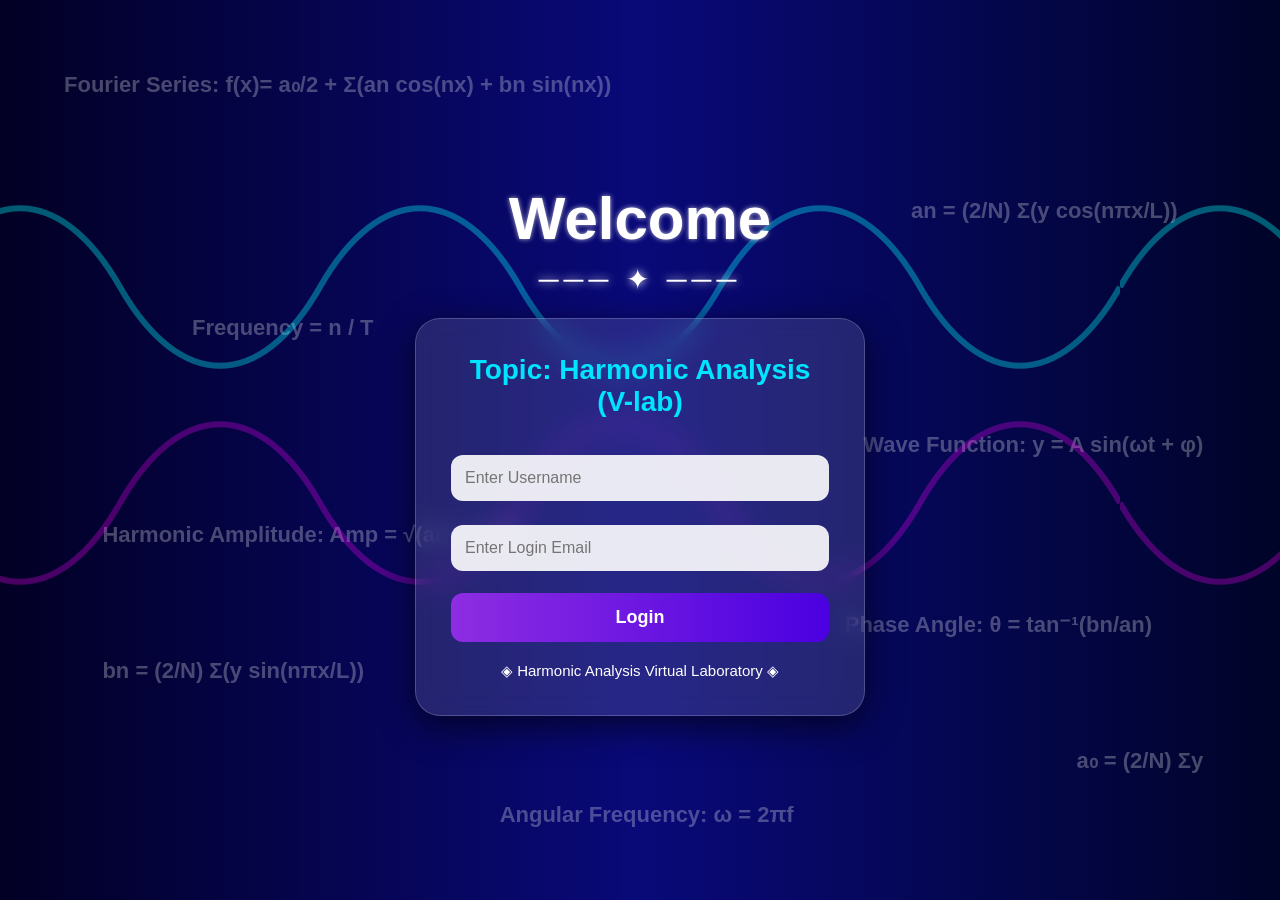
<file: index.html>
<!DOCTYPE html>
<html lang="en">
<head>
<meta charset="UTF-8">
<meta name="viewport" content="width=device-width, initial-scale=1.0">
<title>Harmonic Analysis Lab - V</title>

<style>

*{
    margin:0;
    padding:0;
    box-sizing:border-box;
}

body{
    height:100vh;
    overflow:hidden;
    font-family:Arial, sans-serif;
    display:flex;
    justify-content:center;
    align-items:center;
    background:linear-gradient(to right,#020024,#090979,#000428);
    position:relative;
}

/* Continuous Harmonic Waves */

.wave{
    position:absolute;
    width:300%;
    height:250px;
    background-repeat:repeat-x;
    opacity:0.35;
    z-index:1;
}

/* Upper Sin Wave */

.wave1{
    top:18%;

    background:
    url("data:image/svg+xml,%3Csvg xmlns='http://www.w3.org/2000/svg' width='2400' height='250' viewBox='0 0 2400 250'%3E%3Cpath d='M0 125 C60 20 140 20 200 125 S340 230 400 125 S540 20 600 125 S740 230 800 125 S940 20 1000 125 S1140 230 1200 125 S1340 20 1400 125 S1540 230 1600 125 S1740 20 1800 125 S1940 230 2000 125 S2140 20 2200 125 S2340 230 2400 125' stroke='%2300ffff' stroke-width='6' fill='none'/%3E%3C/svg%3E");

    animation:moveWave 10s linear infinite;
}

/* Lower Cos Wave */

.wave2{
    top:42%;

    background:
    url("data:image/svg+xml,%3Csvg xmlns='http://www.w3.org/2000/svg' width='2400' height='250' viewBox='0 0 2400 250'%3E%3Cpath d='M0 125 C60 230 140 230 200 125 S340 20 400 125 S540 230 600 125 S740 20 800 125 S940 230 1000 125 S1140 20 1200 125 S1340 230 1400 125 S1540 20 1600 125 S1740 230 1800 125 S1940 20 2000 125 S2140 230 2200 125 S2340 20 2400 125' stroke='%23ff00ff' stroke-width='6' fill='none'/%3E%3C/svg%3E");

    animation:moveWaveReverse 14s linear infinite;
    opacity:0.28;
}

/* Wave Animation */

@keyframes moveWave{

    from{
        transform:translateX(0);
    }

    to{
        transform:translateX(-1200px);
    }
}

@keyframes moveWaveReverse{

    from{
        transform:translateX(-1200px);
    }

    to{
        transform:translateX(0);
    }
}

/* Floating Harmonic Formulas */

.formula{
    position:absolute;
    color:rgba(255,255,255,0.28);
    font-size:22px;
    font-weight:bold;
    white-space:nowrap;
    animation:floatText 8s ease-in-out infinite;
}

/* Formula Positions */

.f1{
    top:8%;
    left:5%;
}

.f2{
    top:22%;
    right:8%;
}

.f3{
    bottom:24%;
    left:8%;
}

.f4{
    bottom:14%;
    right:6%;
}

.f5{
    top:58%;
    left:8%;
}

.f6{
    top:68%;
    right:10%;
}

.f7{
    top:35%;
    left:15%;
}

.f8{
    top:48%;
    right:6%;
}

.f9{
    bottom:8%;
    right:38%;
}

/* Formula Oscillation */

@keyframes floatText{

    0%{
        transform:translateX(0px);
    }

    25%{
        transform:translateX(20px);
    }

    50%{
        transform:translateX(0px);
    }

    75%{
        transform:translateX(-20px);
    }

    100%{
        transform:translateX(0px);
    }
}

/* Main Section */

.main-box{
    position:relative;
    z-index:5;
    display:flex;
    flex-direction:column;
    align-items:center;
}

/* Welcome Heading */

h1{
    color:white;
    font-size:60px;
    margin-bottom:10px;
    font-weight:bold;
    font-family:'Segoe UI', sans-serif;
    text-shadow:0 0 5px rgba(255,255,255,0.7);
}

/* Decorative Line */

.welcome-line{
    color:white;
    font-size:28px;
    margin-bottom:22px;
    letter-spacing:5px;
    text-shadow:0 0 10px white;
}

/* Login Container */

.container{
    width:450px;
    padding:35px;
    border-radius:25px;
    background:rgba(255,255,255,0.12);
    backdrop-filter:blur(14px);
    border:1px solid rgba(255,255,255,0.2);
    box-shadow:0 10px 35px rgba(0,0,0,0.6);
    text-align:center;
}

/* Topic */

h2{
    color:#00e5ff;
    font-size:28px;
    margin-bottom:25px;
}

/* Inputs */

input{
    width:100%;
    padding:14px;
    margin:12px 0;
    border:none;
    border-radius:12px;
    font-size:16px;
    outline:none;
    background:rgba(255,255,255,0.9);
}

/* Login Button */

button{
    width:100%;
    padding:14px;
    margin-top:10px;
    border:none;
    border-radius:12px;
    background:linear-gradient(to right,#8e2de2,#4a00e0);
    color:white;
    font-size:18px;
    cursor:pointer;
    transition:0.3s;
    font-weight:bold;
}

button:hover{
    transform:scale(1.05);
    box-shadow:0 0 20px #8e2de2;
}

/* Login Message */

#message{
    margin-top:18px;
    color:#00ff99;
    font-size:18px;
    font-weight:bold;
}

/* Footer */

.footer{
    margin-top:20px;
    color:white;
    font-size:15px;
}

</style>
</head>

<body>

<!-- Harmonic Waves -->

<div class="wave wave1"></div>
<div class="wave wave2"></div>

<!-- Floating Harmonic Analysis Formulas -->

<div class="formula f1">
    Fourier Series:
    f(x)= a₀/2 + Σ(an cos(nx) + bn sin(nx))
</div>

<div class="formula f2">
    an = (2/N) Σ(y cos(nπx/L))
</div>

<div class="formula f3">
    bn = (2/N) Σ(y sin(nπx/L))
</div>

<div class="formula f4">
    a₀ = (2/N) Σy
</div>

<div class="formula f5">
    Harmonic Amplitude:
    Amp = √(an² + bn²)
</div>

<div class="formula f6">
    Phase Angle:
    θ = tan⁻¹(bn/an)
</div>

<div class="formula f7">
    Frequency = n / T
</div>

<div class="formula f8">
    Wave Function:
    y = A sin(ωt + φ)
</div>

<div class="formula f9">
    Angular Frequency:
    ω = 2πf
</div>

<!-- Main Section -->

<div class="main-box">

    <h1>Welcome</h1>

    <div class="welcome-line">
        ─── ✦ ───
    </div>

    <!-- Login Container -->

    <div class="container">

        <h2>Topic: Harmonic Analysis (V-lab)</h2>

        <!-- FORM -->

        <form onsubmit="return loginUser()">

            <input type="text"
            id="username"
            placeholder="Enter Username"
            required>

            <input type="email"
            id="email"
            placeholder="Enter Login Email"
            required>

            <button type="submit">
                Login
            </button>

        </form>

        <p id="message"></p>

        <div class="footer">
            ◈ Harmonic Analysis Virtual Laboratory ◈
        </div>

    </div>

</div>

<script>

function loginUser(){

    let username =
    document.getElementById("username").value;

    document.getElementById("message").innerHTML =
    "✅ Welcome " + username;

    /* Move to Dashboard Page */

    setTimeout(function(){

        window.location.href = "dashboard.html";

    }, 1000);

    return false;
}

</script>
</body>
</html>
</file>
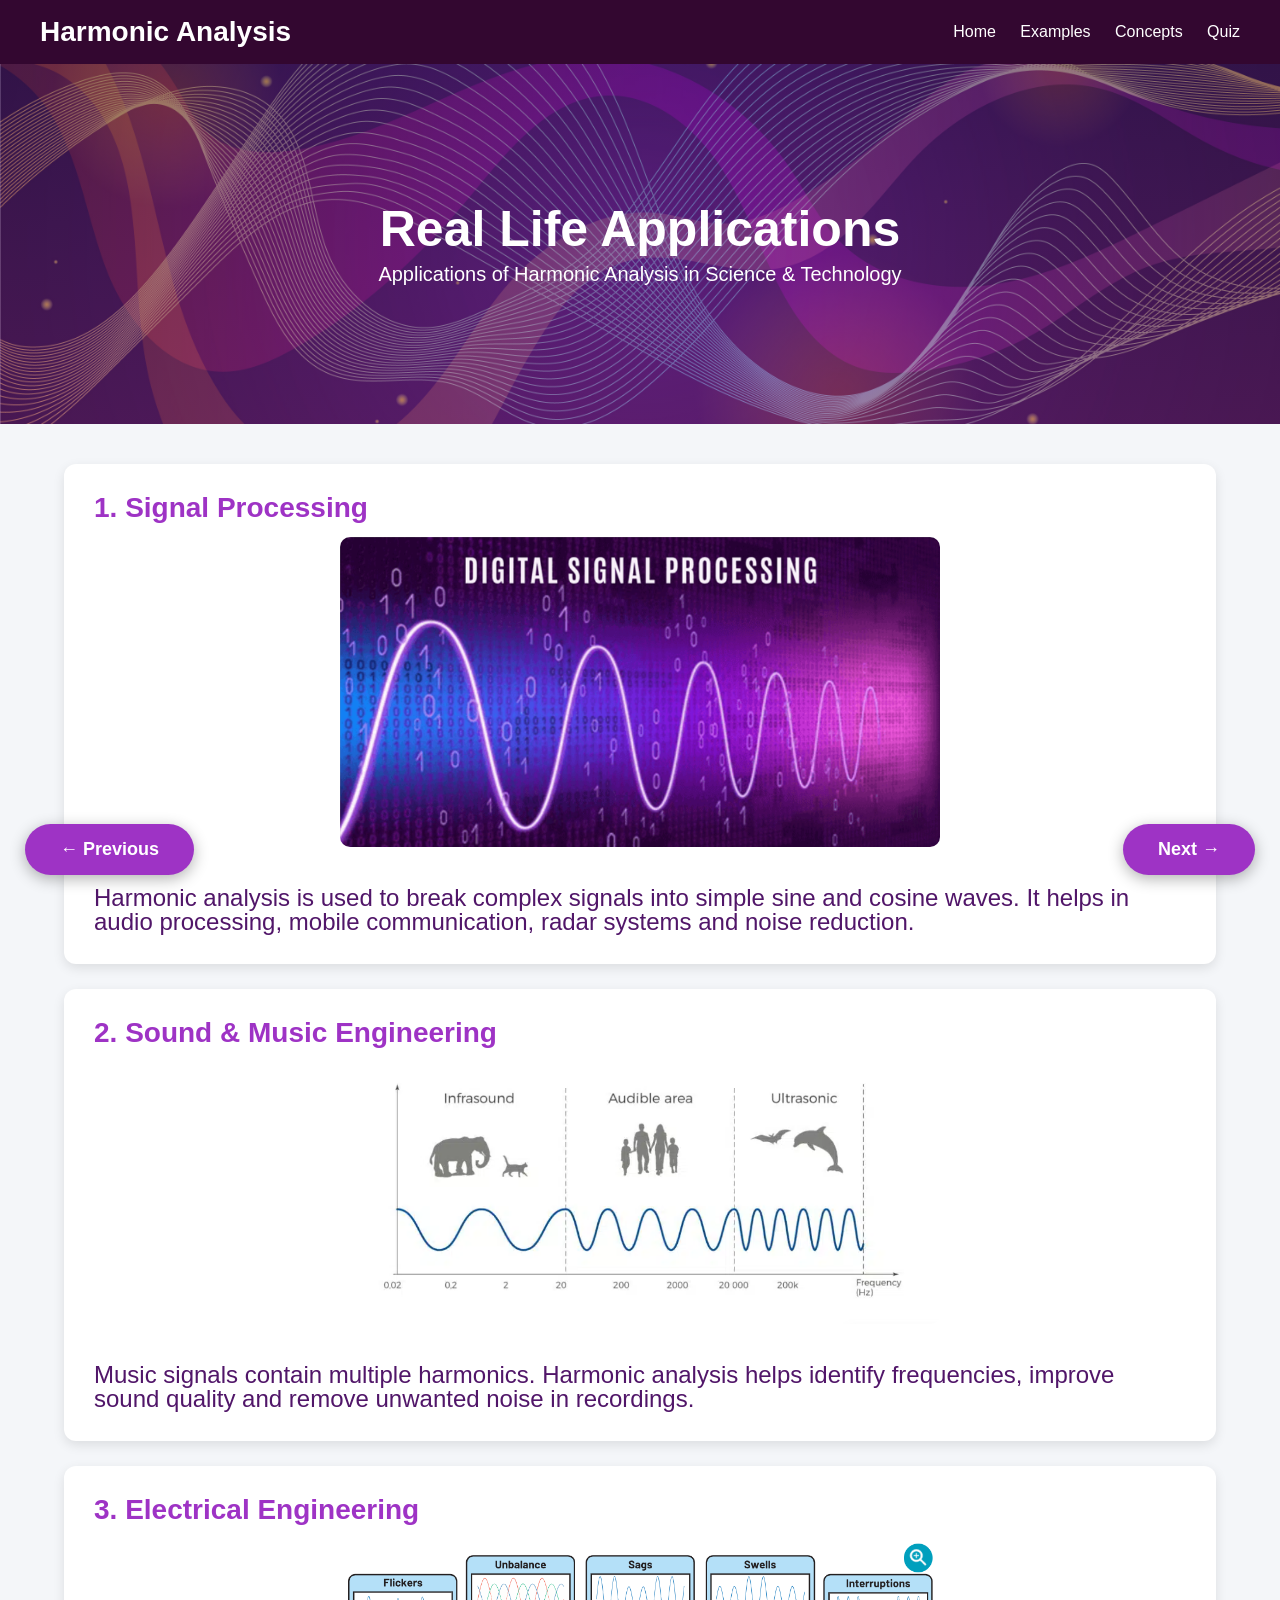
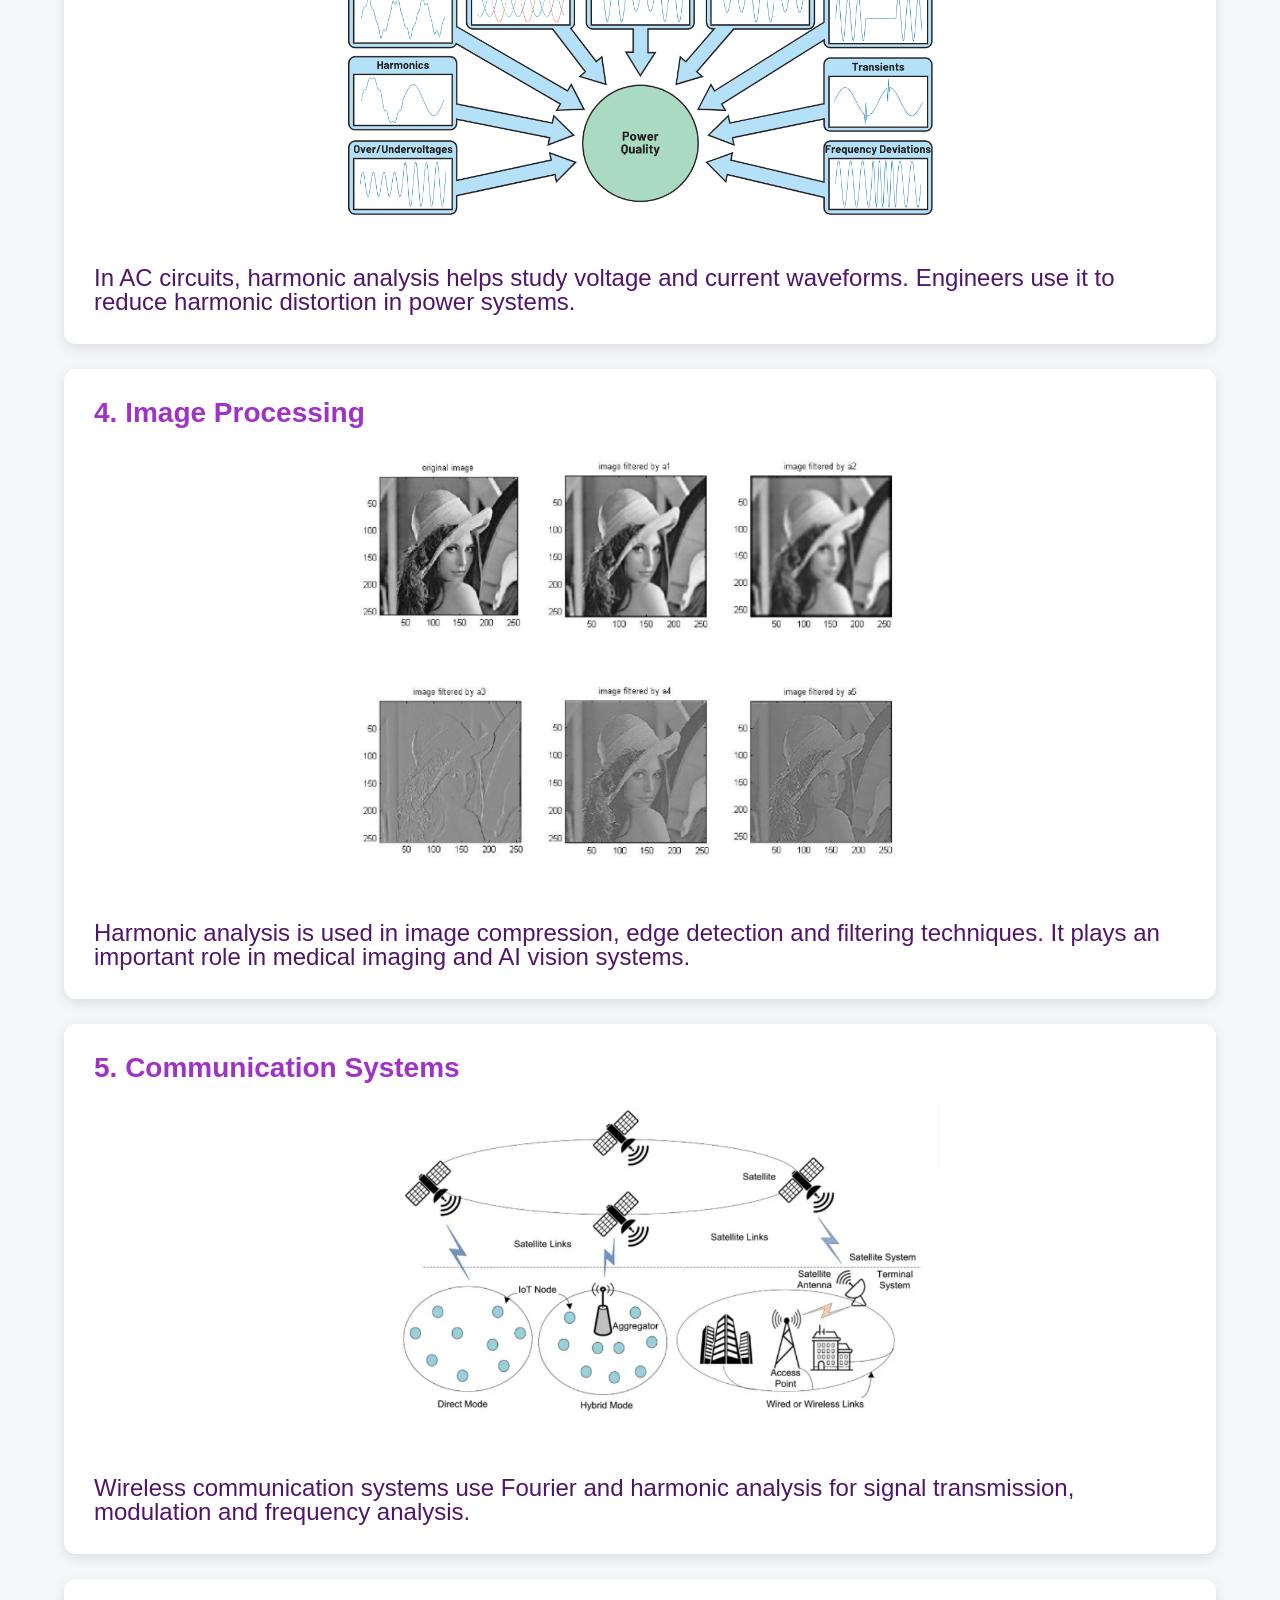
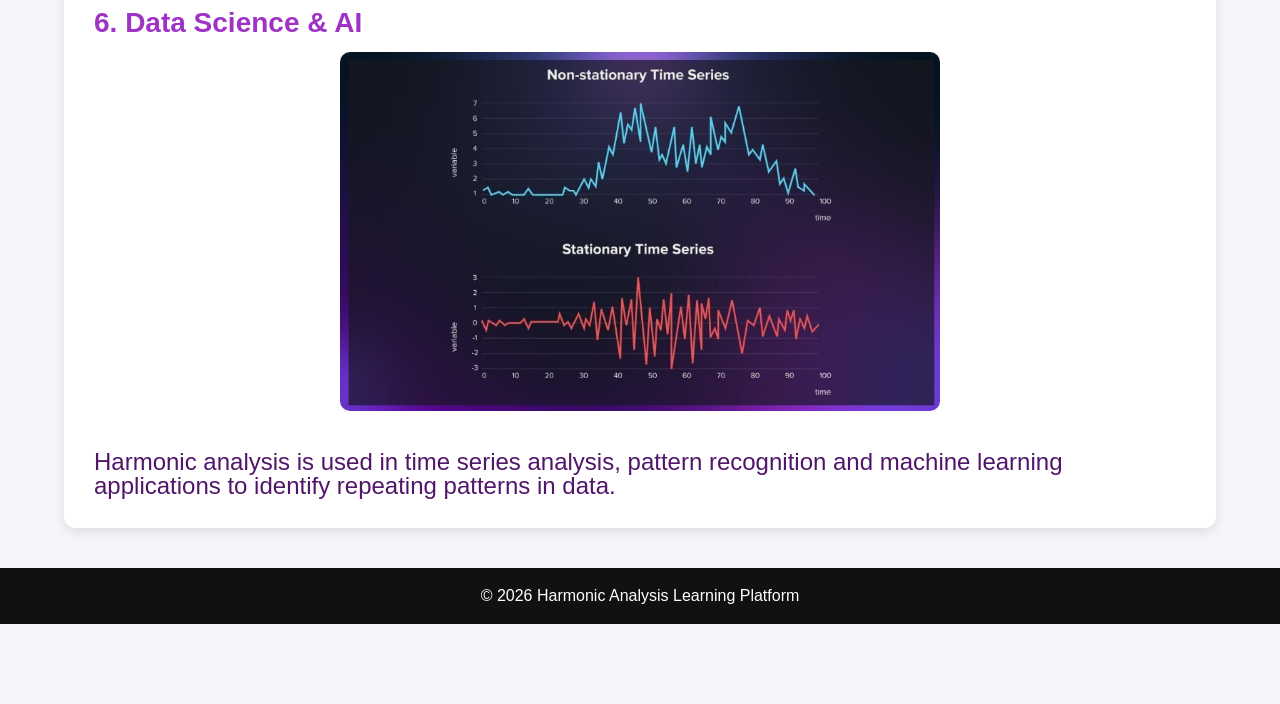
<file: applications.html>
<!DOCTYPE html>
<html lang="en">
<head>
    <meta charset="UTF-8"/>
    <meta name="viewport" content="width=device-width, initial-scale=1.0"/>
    <title>Real Life Applications</title>

    <style>
        /* --- YOUR ORIGINAL STYLES --- */
        *{
            margin:0;
            padding:0;
            box-sizing:border-box;
            font-family:Arial, Helvetica, sans-serif;
        }

        body{
            background:#f4f6f9;
            color:#511669;
            line-height:1.0;
        }

        .navbar{
            background:#330730;
            color:white;
            padding:18px 40px;
            display:flex;
            justify-content:space-between;
            align-items:center;
        }

        .navbar h1{
            font-size:28px;
        }

        .nav-links a{
            color:white;
            text-decoration:none;
            margin-left:20px;
        }

        .nav-links a:hover{
            color:orange;
        }

        .hero{
            background:linear-gradient(rgba(63, 17, 92, 0.5), rgba(110, 26, 114, 0.5)),
            url('3499066.jpg');
            background-size:cover;
            background-position:center;
            height:360px;
            display:flex;
            justify-content:center;
            align-items:center;
            text-align:center;
            color:white;
        }

        .hero h2{
            font-size:50px;
        }

        .hero p{
            margin-top:10px;
            font-size:20px;
        }

        .container{
            width:90%;
            max-width:1200px;
            margin:40px auto;
        }

        .card{
            background:white;
            padding:30px;
            margin-bottom:25px;
            border-radius:12px;
            box-shadow:0 4px 12px rgba(0,0,0,0.1);
            transition:0.3s;
        }

        .card:hover{
            transform:translateY(-5px);
        }

        .card h3{
            color:#9e33c5;
            margin-bottom:15px;
            font-size:28px;
        }

        .card p{
            font-size:24px;
        }

        .signal-img, .sound-img, .Electrical-img, .Image-img, .Communication-img, .Data-img {
            width:55%;
            height:auto;
            border-radius:10px;
            display:block;
            margin:15px auto;
        }

        footer{
            background:#111;
            color:white;
            text-align:center;
            padding:20px;
            margin-top:40px;
            margin-bottom: 80px; /* Space so fixed buttons don't block text */
        }

        @media(max-width:768px){
            .hero h2{ font-size:35px; }
            .navbar{ flex-direction:column; }
            .nav-links{ margin-top:10px; }
            .nav-btn { padding: 10px 20px; font-size: 14px; }
        }

        /* --- NEW NAVIGATION BUTTON STYLES --- */
        .nav-btn {
            position: fixed;   /* Sticks to the corners */
            bottom: 25px;      /* Distance from bottom */
            padding: 15px 35px;
            font-size: 18px;
            font-weight: bold;
            color: white;
            border: none;
            border-radius: 50px; /* Pill shape */
            cursor: pointer;
            z-index: 9999;     /* Keeps buttons on top of everything */
            box-shadow: 0 4px 15px rgba(0,0,0,0.3);
            transition: all 0.3s ease;
        }

        #prevBtn {
            left: 25px;        /* Bottom Left */
            background-color:  #9e33c5; 
        }

        #nextBtn {
            right: 25px;       /* Bottom Right */
            background-color: #9e33c5; 
        }

        .nav-btn:hover {
            transform: scale(1.1);
            filter: brightness(1.2);
        }
    </style>
</head>
<body>

    <!-- Navbar -->
    <div class="navbar">
        <h1>Harmonic Analysis</h1>
        <div class="nav-links">
            <a href="dashboard.html">Home</a>
            <a href="examples.html">Examples</a>
            <a href="formulas.html">Concepts</a>
            <a href="quiz.html">Quiz</a>
        </div>
    </div>

    <!-- Hero -->
    <div class="hero">
        <div>
            <h2>Real Life Applications</h2>
            <p>Applications of Harmonic Analysis in Science & Technology</p>
        </div>
    </div>

    <!-- Main Content -->
    <div class="container">
        <!-- Signal Processing -->
        <div class="card">
            <h3>1. Signal Processing</h3>
            <img src="Digital Processing...png" class="signal-img" alt="Digital Processing">
            <p><br>Harmonic analysis is used to break complex signals into simple sine and cosine waves. It helps in audio processing, mobile communication, radar systems and noise reduction.</p>
        </div>

        <!-- Sound Engineering -->
        <div class="card">
            <h3>2. Sound & Music Engineering</h3>
            <img src="sound.png" class="sound-img" alt="Sound Processing">
            <p><br>Music signals contain multiple harmonics. Harmonic analysis helps identify frequencies, improve sound quality and remove unwanted noise in recordings.</p>
        </div>

        <!-- Electrical Engineering -->
        <div class="card">
            <h3>3. Electrical Engineering</h3>
            <img src="Electrical.png" class="Electrical-img" alt="Electrical Engineering">
            <p><br>In AC circuits, harmonic analysis helps study voltage and current waveforms. Engineers use it to reduce harmonic distortion in power systems.</p>
        </div>

        <!-- Image Processing -->
        <div class="card">
            <h3>4. Image Processing</h3>
            <img src="imagepro.png" class="Image-img" alt="Image Processing">
            <p><br>Harmonic analysis is used in image compression, edge detection and filtering techniques. It plays an important role in medical imaging and AI vision systems.</p>
        </div>

        <!-- Communication -->
        <div class="card">
            <h3>5. Communication Systems</h3>
            <img src="Communication.png" class="Communication-img" alt="Communication Systems">
            <p><br>Wireless communication systems use Fourier and harmonic analysis for signal transmission, modulation and frequency analysis.</p>
        </div>

        <!-- Data Science -->
        <div class="card">
            <h3>6. Data Science & AI</h3>
            <img src="Time Series..png" class="Data-img" alt="Data Science & AI">
            <p><br>Harmonic analysis is used in time series analysis, pattern recognition and machine learning applications to identify repeating patterns in data.</p>
        </div>
    </div>

    <!-- FIXED NAVIGATION BUTTONS -->
    <button id="prevBtn" class="nav-btn" onclick="window.location.href='examples.html'">← Previous</button>
    <button id="nextBtn" class="nav-btn" onclick="window.location.href='quiz.html'">Next →</button>

    
    <!-- Footer -->
    <footer>
        <p>© 2026 Harmonic Analysis Learning Platform</p>
    </footer> 

</body>
</html>
</file>
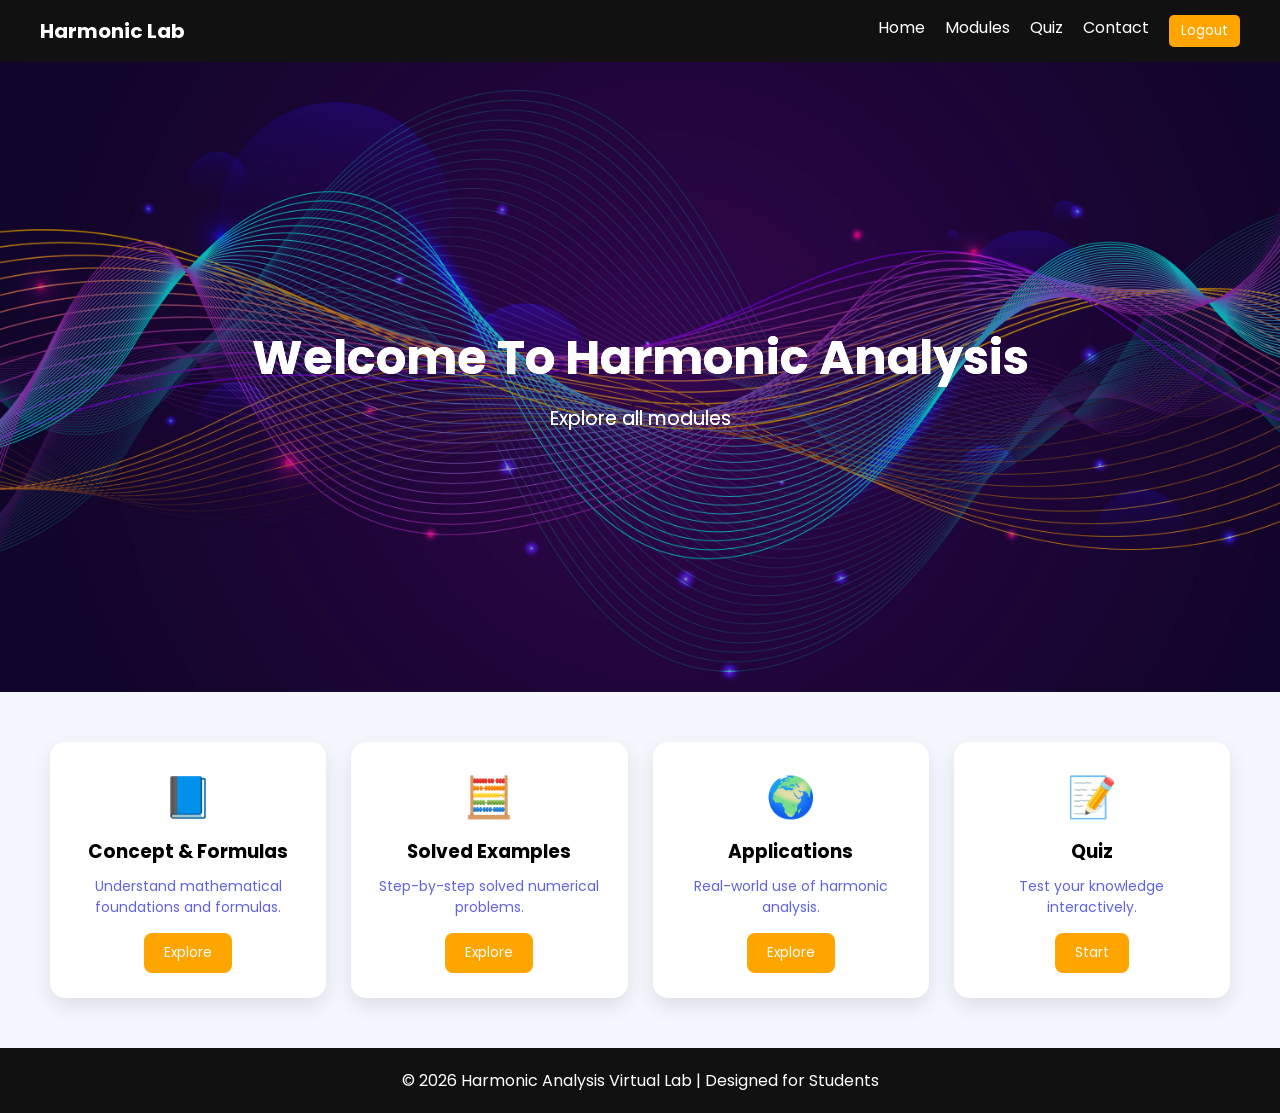
<file: dashboard.html>
<!DOCTYPE html>
<html lang="en">
<head>
<meta charset="UTF-8">
<meta name="viewport" content="width=device-width, initial-scale=1.0">

<title>Harmonic Analysis Dashboard</title>

<!-- Google Font -->
<link href="https://fonts.googleapis.com/css2?family=Poppins:wght@300;400;600;700&display=swap" rel="stylesheet">

<link rel="stylesheet" href="dashboard.css">
</head>

<body>

<!-- NAVBAR -->
<nav class="navbar">
    <div class="logo">Harmonic Lab</div>

    <ul class="nav-links">
        <li><a href="#">Home</a></li>
        <li><a href="#modules">Modules</a></li>
        <li><a href="#quiz">Quiz</a></li>
        <li><a href="#footer">Contact</a></li>
        <li><button onclick="logout()">Logout</button></li>
    </ul>
</nav>

<!-- HERO SECTION -->
<header class="hero">
    <div class="overlay"></div>

    <div class="hero-content">
        <h1 class="animated-text">Welcome To Harmonic Analysis</h1>
        <p>Explore all modules</p>
    </div>
</header>

<!-- CARDS SECTION -->
<section class="cards-section" id="modules">

    <div class="card">
        <div class="icon">📘</div>
        <h3>Concept & Formulas</h3>
        <p>Understand mathematical foundations and formulas.</p>
        <button onclick="openPage('formulas.html')">Explore</button>
    </div>

    <div class="card">
        <div class="icon">🧮</div>
        <h3>Solved Examples</h3>
        <p>Step-by-step solved numerical problems.</p>
        <button onclick="openPage('examples.html')">Explore</button>
    </div>

    <div class="card">
        <div class="icon">🌍</div>
        <h3>Applications</h3>
        <p>Real-world use of harmonic analysis.</p>
        <button onclick="openPage('applications.html')">Explore</button>
    </div>

    <div class="card">
        <div class="icon">📝</div>
        <h3>Quiz</h3>
        <p>Test your knowledge interactively.</p>
        <button onclick="openPage('quiz.html')">Start</button>
    </div>

</section>

<!-- FOOTER -->
<footer id="footer">
    <p>© 2026 Harmonic Analysis Virtual Lab | Designed for Students</p>
</footer>

<script src="dashboard.js"></script>
</body>
</html>
</file>
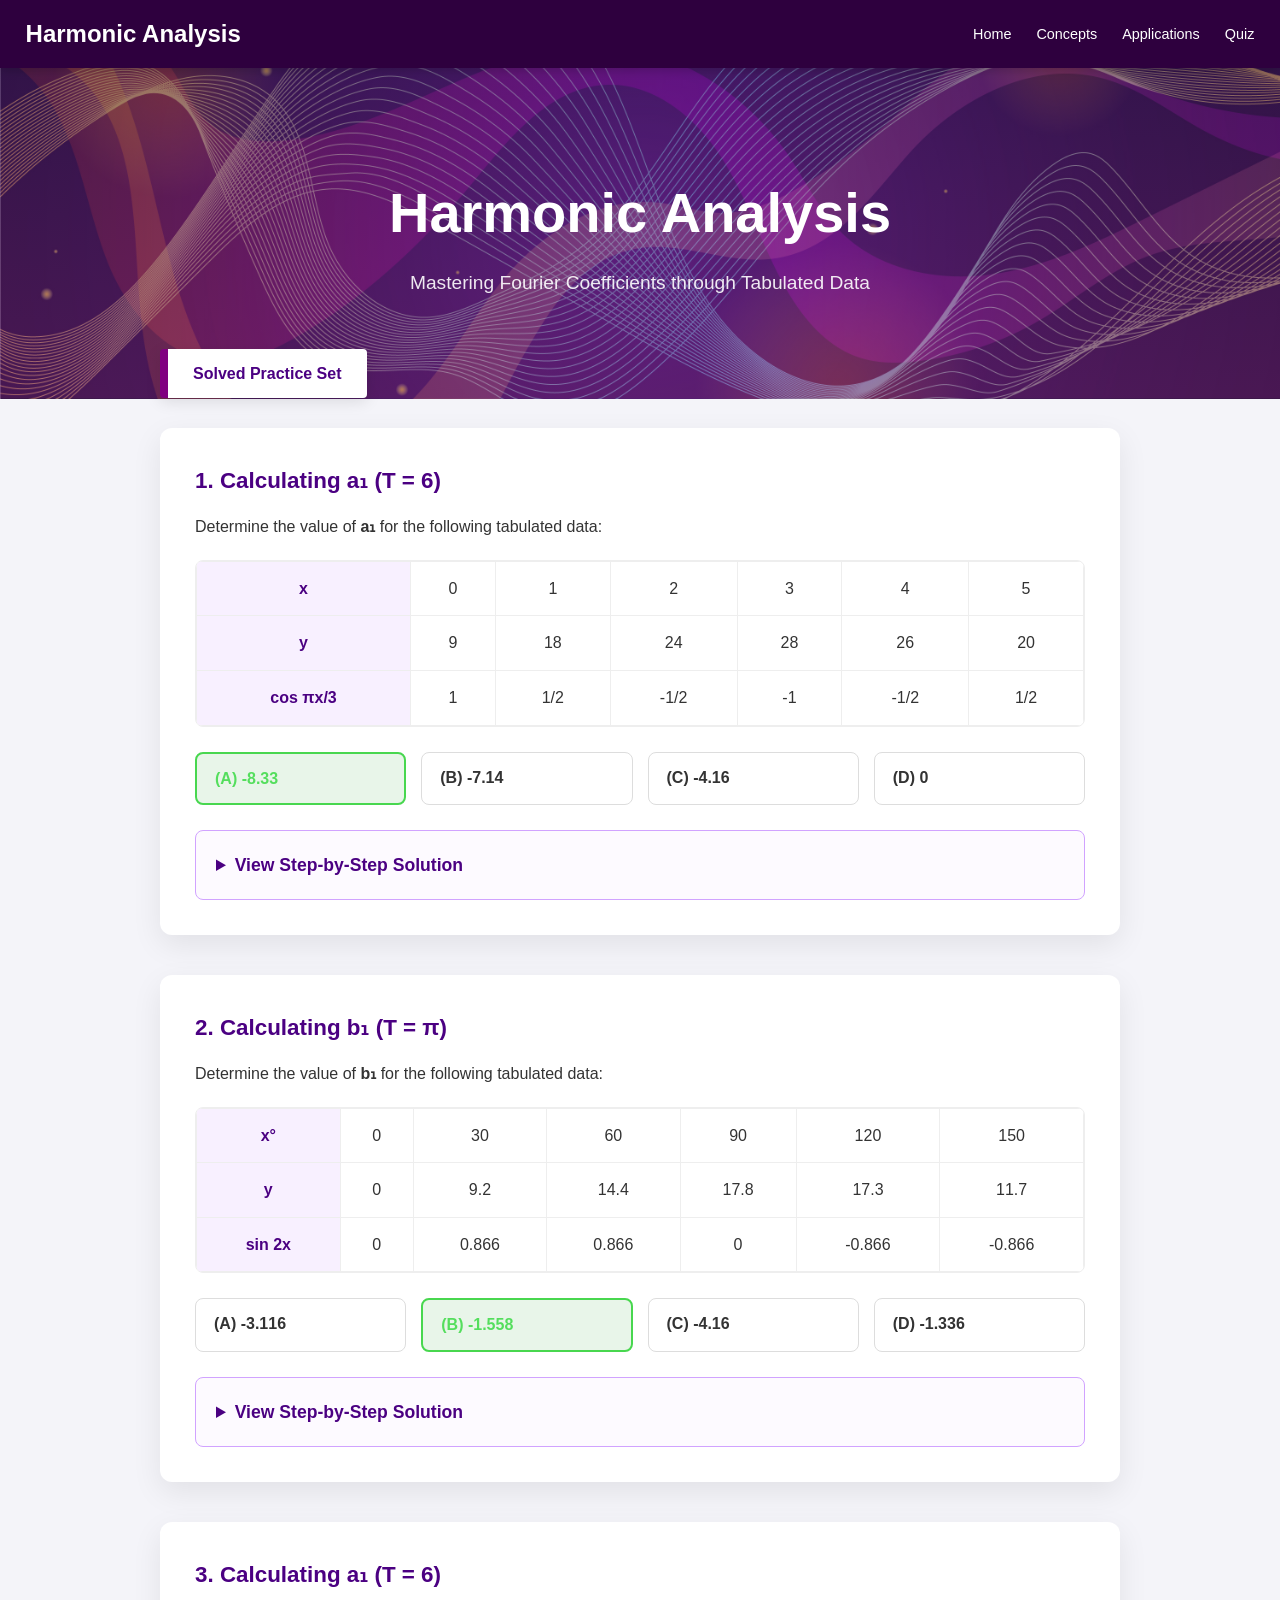
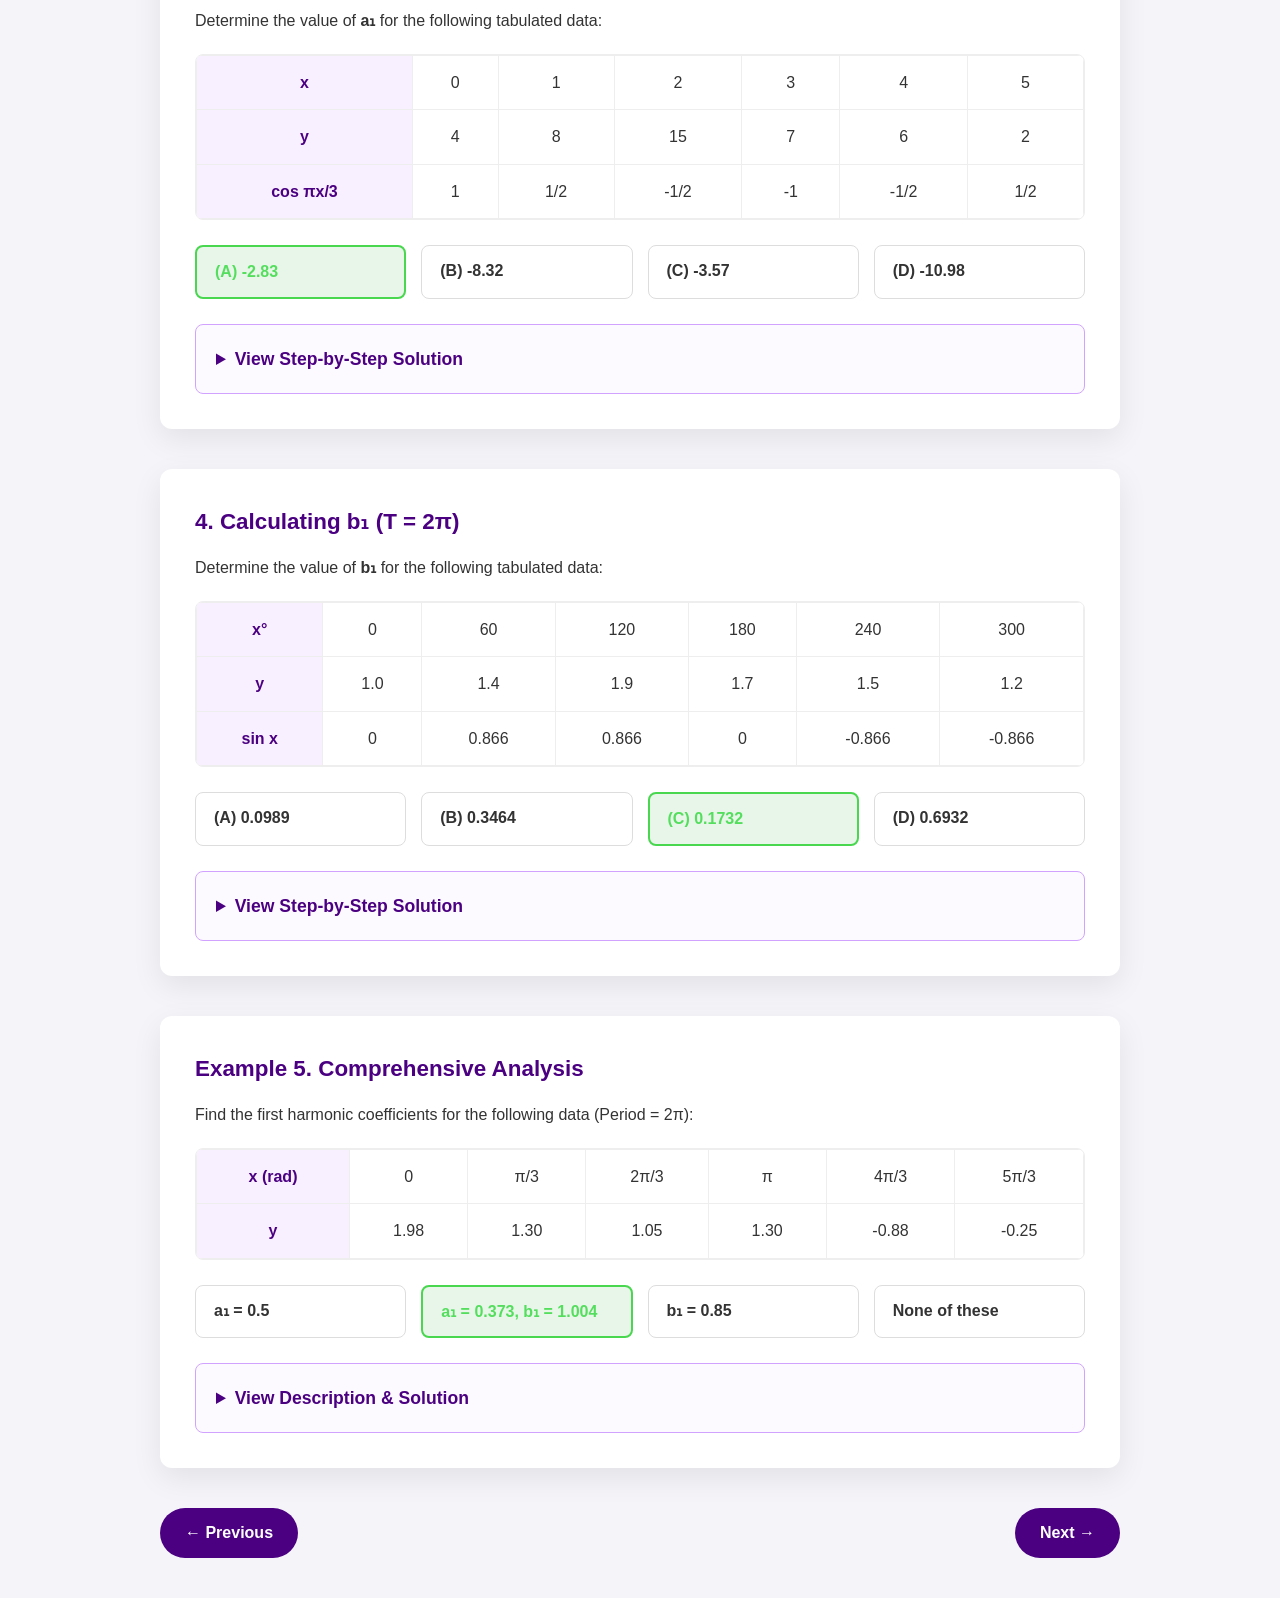
<file: examples.html>
<!DOCTYPE html>
<html lang="en">
<head>
    <meta charset="UTF-8">
    <meta name="viewport" content="width=device-width, initial-scale=1.0">
    <title>Fourier Series | 5 Solved Examples</title>
    <style>
        /* Modern Layout & Variables */
        * { box-sizing: border-box; margin: 0; padding: 0; }
        :root {
            --deep-purple: #2e003e;
            --main-purple: #4b0082;
            --accent-purple: #800080;
            --soft-bg: #f4f4f9;
        }

        body { font-family: 'Segoe UI', Arial, sans-serif; background-color: var(--soft-bg); color: #333; line-height: 1.6; }

        /* Navigation */
        nav { background-color: var(--deep-purple); color: white; display: flex; justify-content: space-between; align-items: center; padding: 15px 2%; position: sticky; top: 0; z-index: 1000; box-shadow: 0 2px 10px rgba(0,0,0,0.2); }
        .logo { font-size: 1.5rem; font-weight: bold; }
        .nav-links { list-style: none; display: flex; gap: 25px; }
        .nav-links a { color: white; text-decoration: none; font-size: 0.9rem; transition: 0.3s; }
        .nav-links a:hover { color: #d1a3ff; }

        /* Hero Header with Wave Overlay */
        .hero { 
            background:linear-gradient(rgba(63, 17, 92, 0.5), rgba(110, 26, 114, 0.5)),
            url('3499066.jpg');
 
            background-size: cover; background-position: center;
            color: white; padding: 100px 20px; text-align: center; 
        }
        .hero h1 { font-size: 3.5rem; margin-bottom: 10px; }
        .hero p { font-size: 1.2rem; opacity: 0.9; }

        /* Content container */
        .container { max-width: 1000px; margin: -50px auto 60px; padding: 0 20px; }
        .section-title { 
            color: var(--main-purple); background: white; padding: 12px 25px; 
            display: inline-block; border-left: 8px solid var(--accent-purple); 
            margin-bottom: 30px; border-radius: 4px; font-weight: bold;
            box-shadow: 0 4px 15px rgba(0,0,0,0.1);
        }

        /* Card Styling */
        .example-card { background: white; border-radius: 12px; padding: 35px; margin-bottom: 40px; box-shadow: 0 10px 30px rgba(0,0,0,0.08); }
        .example-card h3 { color: var(--main-purple); margin-bottom: 15px; font-size: 1.4rem; }

        /* Data Tables */
        .table-wrapper { overflow-x: auto; margin: 20px 0; border: 1px solid #eee; border-radius: 8px; }
        table { width: 100%; border-collapse: collapse; min-width: 600px; }
        th, td { padding: 14px; border: 1px solid #eee; text-align: center; }
        th { background-color: #f8f0ff; color: var(--main-purple); }

        /* Multiple Choice Options */
        .options-grid { display: grid; grid-template-columns: repeat(auto-fit, minmax(200px, 1fr)); gap: 15px; margin: 25px 0; }
        .option { background: #fff; border: 1px solid #ddd; padding: 12px 18px; border-radius: 8px; font-weight: 600; cursor: default; }
        .correct { background: #e8f5e9; border: 2px solid #48d74f; color: #54de5d; }
        
        /* Solution Breakdown */
        details { background: #fdfaff; border: 1px solid #d1a3ff; border-radius: 8px; padding: 20px; cursor: pointer; }
        summary { font-weight: bold; color: var(--main-purple); font-size: 1.1rem; }
        .desc-box { margin-top: 20px; padding-top: 15px; border-top: 1px dashed #d1a3ff; }
        .step, .math-step { margin-bottom: 15px; }
        code { color: #a83fdd; font-weight: bold; background: #fff1f1; padding: 2px 6px; border-radius: 4px; font-family: monospace; }

        /* Page Navigation Styles */
        .page-navigation {
            display: flex;
            justify-content: space-between;
            align-items: center;
            max-width: 1000px;
            margin: -20px auto 40px auto;
            padding: 0 20px;
        }

        .nav-btn {
            background: var(--main-purple);
            color: white;
            padding: 12px 25px;
            text-decoration: none;
            border-radius: 50px;
            font-weight: bold;
            font-size: 16px;
            transition: 0.3s;
        }

        .nav-btn:hover {
            background: var(--deep-purple);
        }

        @media(max-width:768px){
            .page-navigation {
                margin-top: 0px;
            }
            .nav-btn {
                padding: 10px 18px;
                font-size: 14px;
            }
        }
    </style>
</head>
<body>

    <nav>
        <div class="logo">Harmonic Analysis</div>
        <div class="nav-links">
            <a href="dashboard.html">Home</a>
            <a href="formulas.html">Concepts</a>
            <a href="applications.html">Applications</a>
            <a href="quiz.html">Quiz</a>
        </div>
    </nav>

    <header class="hero">
        <h1>Harmonic Analysis</h1>
        <p>Mastering Fourier Coefficients through Tabulated Data</p>
    </header>

    <div class="container">
        <div class="section-title">Solved Practice Set</div>

        <!-- EXAMPLE 1 (Q1) -->
        <div class="example-card">
            <h3>1. Calculating a₁ (T = 6)</h3>
            <p>Determine the value of <strong>a₁</strong> for the following tabulated data:</p>
            <div class="table-wrapper">
                <table>
                    <tr><th>x</th><td>0</td><td>1</td><td>2</td><td>3</td><td>4</td><td>5</td></tr>
                    <tr><th>y</th><td>9</td><td>18</td><td>24</td><td>28</td><td>26</td><td>20</td></tr>
                    <tr><th>cos &pi;x/3</th><td>1</td><td>1/2</td><td>-1/2</td><td>-1</td><td>-1/2</td><td>1/2</td></tr>
                </table>
            </div>
            <div class="options-grid">
                <div class="option correct">(A) -8.33</div>
                <div class="option">(B) -7.14</div>
                <div class="option">(C) -4.16</div>
                <div class="option">(D) 0</div>
            </div>
            <details>
                <summary>View Step-by-Step Solution</summary>
                <div class="step"><strong>Formula:</strong> <code>a₁ = (2/N) &Sigma;(y &middot; cos &pi;x/3)</code> where N = 6.</div>
                <div class="step"><strong>Summation:</strong> <br>
                    (9 &times; 1) + (18 &times; 0.5) + (24 &times; -0.5) + (28 &times; -1) + (26 &times; -0.5) + (20 &times; 0.5)<br>
                    = 9 + 9 - 12 - 28 - 13 + 10 = <strong>-25</strong>
                </div>
                <div><strong>Final Result:</strong> a₁ = (2/6) &times; -25 = 1/3 &times; -25 = <strong>-8.333</strong></div>
            </details>
        </div>

        <!-- EXAMPLE 2 (Q2) -->
        <div class="example-card">
            <h3>2. Calculating b₁ (T = &pi;)</h3>
            <p>Determine the value of <strong>b₁</strong> for the following tabulated data:</p>
            <div class="table-wrapper">
                <table>
                    <tr><th>x&deg;</th><td>0</td><td>30</td><td>60</td><td>90</td><td>120</td><td>150</td></tr>
                    <tr><th>y</th><td>0</td><td>9.2</td><td>14.4</td><td>17.8</td><td>17.3</td><td>11.7</td></tr>
                    <tr><th>sin 2x</th><td>0</td><td>0.866</td><td>0.866</td><td>0</td><td>-0.866</td><td>-0.866</td></tr>
                </table>
            </div>
            <div class="options-grid">
                <div class="option">(A) -3.116</div>
                <div class="option correct">(B) -1.558</div>
                <div class="option">(C) -4.16</div>
                <div class="option">(D) -1.336</div>
            </div>
            <details>
               <summary>View Step-by-Step Solution</summary>
                <div class="step"><strong>Formula:</strong> <code>b₁ = (2/N) &Sigma;(y &middot; sin 2x)</code> where N = 6.</div>
                <div class="step"><strong>Summation:</strong> (9.2&times;0.866) + (14.4&times;0.866) + (17.3&times;-0.866) + (11.7&times;-0.866) = <strong>-4.6764</strong></div>
                <div><strong>Final Result:</strong> b₁ = (2/6) &times; -4.6764 = <strong>-1.5588</strong></div>
            </details>
        </div>

        <!-- EXAMPLE 3 (Q3) -->
        <div class="example-card">
            <h3>3. Calculating a₁ (T = 6)</h3>
            <p>Determine the value of <strong>a₁</strong> for the following tabulated data:</p>
            <div class="table-wrapper">
                <table>
                    <tr><th>x</th><td>0</td><td>1</td><td>2</td><td>3</td><td>4</td><td>5</td></tr>
                    <tr><th>y</th><td>4</td><td>8</td><td>15</td><td>7</td><td>6</td><td>2</td></tr>
                    <tr><th>cos &pi;x/3</th><td>1</td><td>1/2</td><td>-1/2</td><td>-1</td><td>-1/2</td><td>1/2</td></tr>
                </table>
            </div>
            <div class="options-grid">
                <div class="option correct">(A) -2.83</div>
                <div class="option">(B) -8.32</div>
                <div class="option">(C) -3.57</div>
                <div class="option">(D) -10.98</div>
            </div>
            <details>
               <summary>View Step-by-Step Solution</summary>
                <div class="step"><strong>Formula:</strong> <code>a₁ = (2/N) &Sigma;(y &middot; cos &pi;x/3)</code> where N = 6.</div>
                <div class="step"><strong>Summation:</strong> (4&times;1) + (8&times;0.5) - (15&times;0.5) - (7&times;1) - (6&times;0.5) + (2&times;0.5) = <strong>-8.5</strong></div>
                <div><strong>Final Result:</strong> a₁ = (2/6) &times; -8.5 = <strong>-2.833</strong></div>
            </details>
        </div>

        <!-- EXAMPLE 4 (Q4) -->
        <div class="example-card">
            <h3>4. Calculating b₁ (T = 2&pi;)</h3>
            <p>Determine the value of <strong>b₁</strong> for the following tabulated data:</p>
            <div class="table-wrapper">
                <table>
                    <tr><th>x&deg;</th><td>0</td><td>60</td><td>120</td><td>180</td><td>240</td><td>300</td></tr>
                    <tr><th>y</th><td>1.0</td><td>1.4</td><td>1.9</td><td>1.7</td><td>1.5</td><td>1.2</td></tr>
                    <tr><th>sin x</th><td>0</td><td>0.866</td><td>0.866</td><td>0</td><td>-0.866</td><td>-0.866</td></tr>
                </table>
            </div>
            <div class="options-grid">
                <div class="option">(A) 0.0989</div>
                <div class="option">(B) 0.3464</div>
                <div class="option correct">(C) 0.1732</div>
                <div class="option">(D) 0.6932</div>
            </div>
            <details>
                <summary>View Step-by-Step Solution</summary>
                <div class="step"><strong>Formula:</strong> <code>b₁ = (2/N) &Sigma;(y &middot; sin x)</code> where N = 6.</div>
                <div class="step"><strong>Summation:</strong> (1.4&times;0.866) + (1.9&times;0.866) - (1.5&times;0.866) - (1.2&times;0.866) = <strong>0.5196</strong></div>
                <div><strong>Final Result:</strong> b₁ = (2/6) &times; 0.5196 = <strong>0.1732</strong></div>
            </details>
        </div>

        <!-- EXAMPLE 5 -->
        <div class="example-card">
            <h3>Example 5. Comprehensive Analysis</h3>
            <p>Find the first harmonic coefficients for the following data (Period = 2&pi;):</p>
            <div class="table-wrapper">
                <table>
                    <tr><th>x (rad)</th><td>0</td><td>&pi;/3</td><td>2&pi;/3</td><td>&pi;</td><td>4&pi;/3</td><td>5&pi;/3</td></tr>
                    <tr><th>y</th><td>1.98</td><td>1.30</td><td>1.05</td><td>1.30</td><td>-0.88</td><td>-0.25</td></tr>
                </table>
            </div>
            <div class="options-grid">
                <div class="option">a₁ = 0.5</div>
                <div class="option correct">a₁ = 0.373, b₁ = 1.004</div>
                <div class="option">b₁ = 0.85</div>
                <div class="option">None of these</div>
            </div>
            <details>
              <summary>View Description & Solution</summary>
                <div class="desc-box">
                    <div class="math-step"><strong>Step 1: Identify Parameters</strong><br>
                        Number of intervals (N) = 6. Step interval = 60° (&pi;/3 radians).<br>
                        Multipliers for <code>a₁</code> are <code>cos(x)</code>: <code>[1, 0.5, -0.5, -1, -0.5, 0.5]</code>.<br>
                        Multipliers for <code>b₁</code> are <code>sin(x)</code>: <code>[0, 0.866, 0.866, 0, -0.866, -0.866]</code>.
                    </div>
                    
                    <div class="math-step"><strong>Step 2: Detailed a₁ Calculation [ &Sigma;(y &middot; cos x) ]</strong><br>
                        • x = 0: 1.98 &times; 1.0 = 1.98<br>
                        • x = &pi;/3: 1.30 &times; 0.5 = 0.65<br>
                        • x = 2&pi;/3: 1.05 &times; (-0.5) = -0.525<br>
                        • x = &pi;: 1.30 &times; (-1.0) = -1.30<br>
                        • x = 4&pi;/3: -0.88 &times; (-0.5) = 0.44<br>
                        • x = 5&pi;/3: -0.25 &times; 0.5 = -0.125<br>
                        <strong>Summation &Sigma; = 1.98 + 0.65 - 0.525 - 1.30 + 0.44 - 0.125 = 1.12</strong><br>
                        <code>a₁ = (2/6) &times; 1.12 = 1.12 / 3 = 0.3733</code>
                    </div>
                    
                    <div class="math-step"><strong>Step 3: Detailed b₁ Calculation [ &Sigma;(y &middot; sin x) ]</strong><br>
                        • x = 0: 1.98 &times; 0 = 0<br>
                        • x = &pi;/3: 1.30 &times; 0.866 = 1.1258<br>
                        • x = 2&pi;/3: 1.05 &times; 0.866 = 0.9093<br>
                        • x = &pi;: 1.30 &times; 0 = 0<br>
                        • x = 4&pi;/3: -0.88 &times; (-0.866) = 0.7621<br>
                        • x = 5&pi;/3: -0.25 &times; (-0.866) = 0.2165<br>
                        <strong>Summation &Sigma; = 0 + 1.1258 + 0.9093 + 0 + 0.7621 + 0.2165 = 3.0137</strong><br>
                        <code>b₁ = (2/6) &times; 3.0137 = 3.0137 / 3 = 1.0046</code>
                    </div>
                </div>
            </details>
        </div>

    </div>

    <!-- Page Navigation Section -->
    <div class="page-navigation">
        <a href="formulas.html" class="nav-btn">← Previous</a>
        <a href="applications.html" class="nav-btn">Next →</a>
    </div>

</body>
</html>
</file>
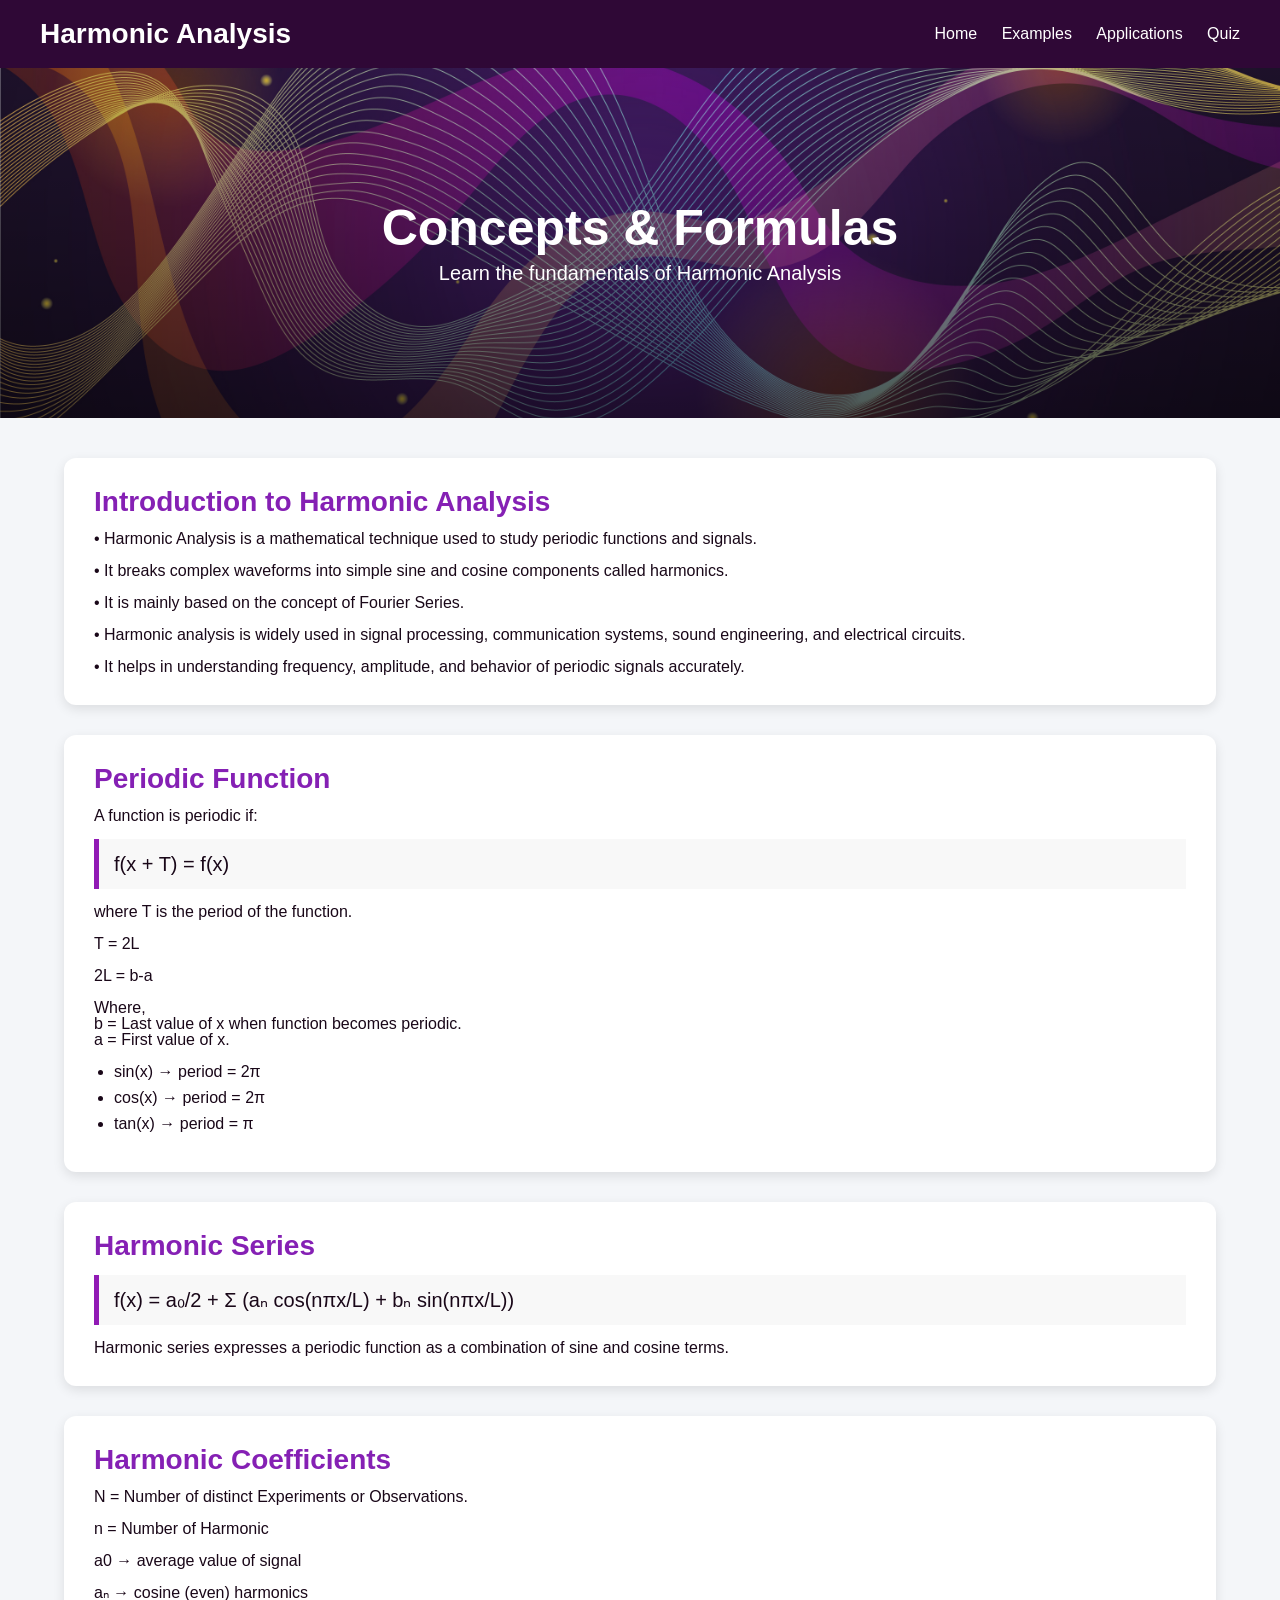
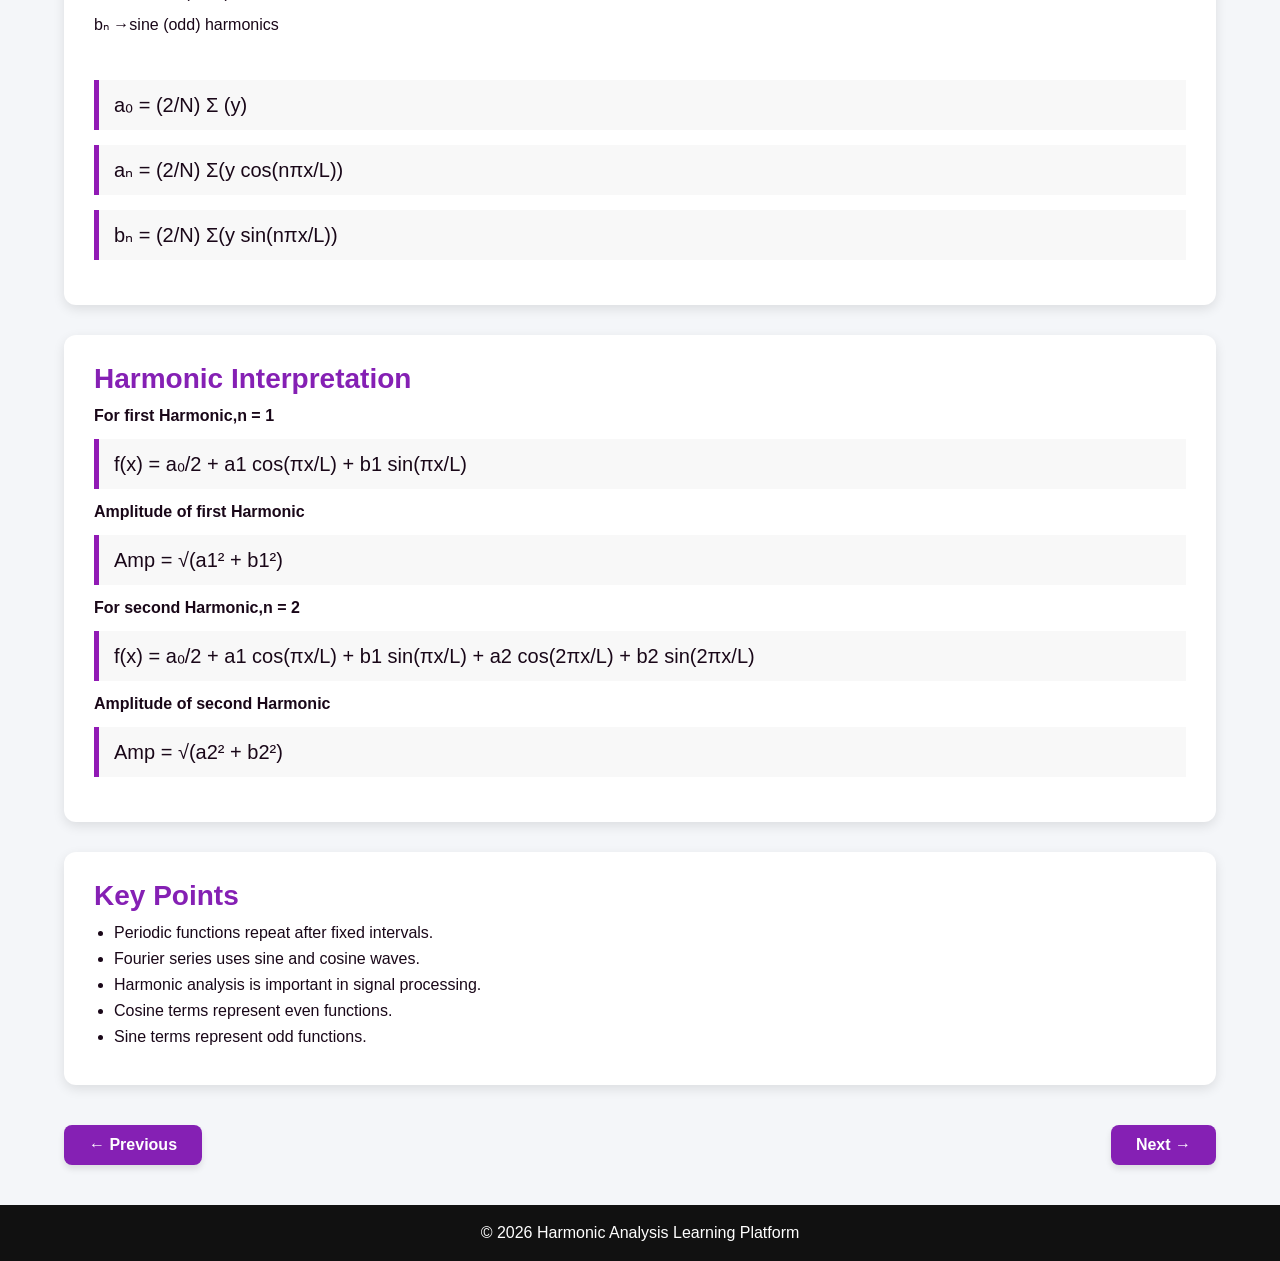
<file: formulas.html>
<!DOCTYPE html>
<html lang="en">
<head>
    <meta charset="UTF-8" />
    <meta name="viewport" content="width=device-width, initial-scale=1.0"/>
    <title>Concepts & Formulas - Harmonic Analysis</title>

    <style>
        *{
            margin:0;
            padding:0;
            box-sizing:border-box;
            font-family: Arial, Helvetica, sans-serif;
        }

        body{
            background:#f4f6f9;
            color:#190718;
            line-height:1.0;
        }

        .navbar{
            background:#2f0836;
            color:white;
            padding:20px 40px;
            display:flex;
            justify-content:space-between;
            align-items:center;
        }

        .navbar h1{
            font-size:28px;
        }

        .nav-links a{
            color:white;
            text-decoration:none;
            margin-left:20px;
        }

        .nav-links a:hover{
            color:orange;
        }

        .hero{
            background:linear-gradient(rgba(0,0,0,0.2), rgba(0,0,0,0.6)),
            url('3499066.jpg');

            background-size:cover;
            background-position:center;
            height:350px;

            display:flex;
            justify-content:center;
            align-items:center;
            text-align:center;

            color:white;
        }

        .hero h2{
            font-size:50px;
        }

        .hero p{
            font-size:20px;
            margin-top:10px;
        }

        .container{
            width:90%;
            max-width:1200px;
            margin:40px auto;
        }

        .section{
            background:white;
            padding:30px;
            margin-bottom:30px;
            border-radius:12px;
            box-shadow:0 4px 12px rgba(0,0,0,0.1);
            transition:0.3s;
        }

        .section:hover{
            transform:translateY(-5px);
        }

        .section h3{
            color:#8520b4;
            margin-bottom:15px;
            font-size:28px;
        }

        .formula{
            background:#f8f8f8;
            padding:15px;
            border-left:5px solid rgb(145, 26, 181);
            margin:15px 0;
            font-size:20px;
        }

        ul{
            padding-left:20px;
        }

        li{
            margin-bottom:10px;
        }

        /* Navigation Buttons Styling */
        .page-navigation {
            display: flex;
            justify-content: space-between;
            align-items: center;
            margin: 40px auto 10px auto;
            width: 90%;
            max-width: 1200px;
        }

        .nav-btn {
            display: inline-block;
            background: #8520b4;
            color: white;
            padding: 12px 25px;
            text-decoration: none;
            border-radius: 8px;
            font-weight: bold;
            font-size: 16px;
            transition: background 0.3s, transform 0.2s;
            box-shadow: 0 4px 6px rgba(0,0,0,0.1);
        }

        .nav-btn:hover {
            background: #2f0836;
            transform: translateY(-2px);
        }

        .nav-btn:active {
            transform: translateY(0);
        }

        footer{
            background:#111;
            color:white;
            text-align:center;
            padding:20px;
            margin-top:40px;
        }

        @media(max-width:768px){

            .hero h2{
                font-size:35px;
            }

            .navbar{
                flex-direction:column;
            }

            .nav-links{
                margin-top:10px;
            }

            .page-navigation {
                flex-direction: row;
                justify-content: space-between;
                padding: 0 10px;
            }
            
            .nav-btn {
                padding: 10px 20px;
                font-size: 14px;
            }
        }

    </style>
</head>
<body>

    <!-- Navbar -->
    <div class="navbar">

        <h1>Harmonic Analysis</h1>

        <div class="nav-links">
            <a href="dashboard.html">Home</a>
            <a href="examples.html">Examples</a>
            <a href="applications.html">Applications</a>
            <a href="quiz.html">Quiz</a>
        </div>

    </div>

    <!-- Hero Section -->
    <div class="hero">

        <div>
            <h2>Concepts & Formulas</h2>
            <p>Learn the fundamentals of Harmonic Analysis</p>
        </div>

    </div>

    <!-- Main Content -->
    <div class="container">

        <!-- Introduction -->
        <div class="section">

            <h3>Introduction to Harmonic Analysis</h3>

            <p>
               
• Harmonic Analysis is a mathematical technique used to study periodic functions and signals.<br><br>

• It breaks complex waveforms into simple sine and cosine components called harmonics.<br><br>

• It is mainly based on the concept of Fourier Series.<br><br>

• Harmonic analysis is widely used in signal processing, communication systems, sound engineering, and electrical circuits.<br><br>

• It helps in understanding frequency, amplitude, and behavior of periodic signals accurately.
            </p>

        </div>

        <!-- Periodic Function -->
        <div class="section">

            <h3>Periodic Function</h3>

            <p>
                A function is periodic if:
            </p>

            <div class="formula">
                f(x + T) = f(x)
            </div>

            <p>
                where T is the period of the function.<br><br>
                T = 2L<br><br>
                2L = b-a<br><br>
                Where,<br> b = Last value of x when function becomes periodic.<br>
                       a = First value of x.<br><br>
                    
            </p>
            

            <ul>
                <li>sin(x) → period = 2π</li>
                <li>cos(x) → period = 2π</li>
                <li>tan(x) → period = π</li>
            </ul>

        </div>

        <!-- Harmonic Series -->
        <div class="section">

            <h3>Harmonic Series</h3>

            <div class="formula">
                f(x) = a₀/2 + Σ (aₙ cos(nπx/L) + bₙ sin(nπx/L))
            </div>

            <p>
                Harmonic series expresses a periodic function as a combination
                of sine and cosine terms.
            </p>

        </div>
      
        <!-- Fourier Coefficients -->
        <div class="section">

            <h3>Harmonic Coefficients</h3>
            
            <p> N = Number of distinct Experiments or Observations.<br><br>
                n = Number of Harmonic<br><br>
                a0 → average value of signal<br><br>
                aₙ → cosine (even) harmonics<br><br>
                bₙ →sine (odd) harmonics</p><br><br>
            <div class="formula">
                a₀ = (2/N) Σ (y)
            </div>

            <div class="formula">
                aₙ = (2/N) Σ(y cos(nπx/L))
            </div>

            <div class="formula">
                bₙ = (2/N) Σ(y sin(nπx/L))
            </div>

        </div>

        <!-- Summation Formulas -->
        <div class="section">

            <h3>Harmonic Interpretation</h3>

            <h4> For first Harmonic,n = 1</h4>

            <div class="formula">
              f(x) = a₀/2 + a1 cos(πx/L) + b1 sin(πx/L)
            </div>
            
            <h4> Amplitude of first Harmonic</h4>

            <div class="formula">
             Amp = √(a1​² + b1²)
            </div>

            <h4> For second Harmonic,n = 2</h4>

            <div class="formula">
              f(x) = a₀/2 + a1 cos(πx/L) + b1 sin(πx/L) + a2 cos(2πx/L) + b2 sin(2πx/L)
            </div>

            <h4> Amplitude of second Harmonic</h4>

            <div class="formula">
             Amp = √(a2² + b2²)
            </div>

        </div>

        <!-- Key Points -->
        <div class="section">

            <h3>Key Points</h3>

            <ul>
                <li>Periodic functions repeat after fixed intervals.</li>
                <li>Fourier series uses sine and cosine waves.</li>
                <li>Harmonic analysis is important in signal processing.</li>
                <li>Cosine terms represent even functions.</li>
                <li>Sine terms represent odd functions.</li>
            </ul>

        </div>

    </div>

    <!-- Previous and Next Navigation Buttons -->
    <div class="page-navigation">
        <a href="dashboard.html" class="nav-btn">← Previous</a>
        <a href="examples.html" class="nav-btn">Next →</a>
    </div>

    <!-- Footer -->
    <footer>
        <p>© 2026 Harmonic Analysis Learning Platform</p>
    </footer>

</body>
</html>
</file>
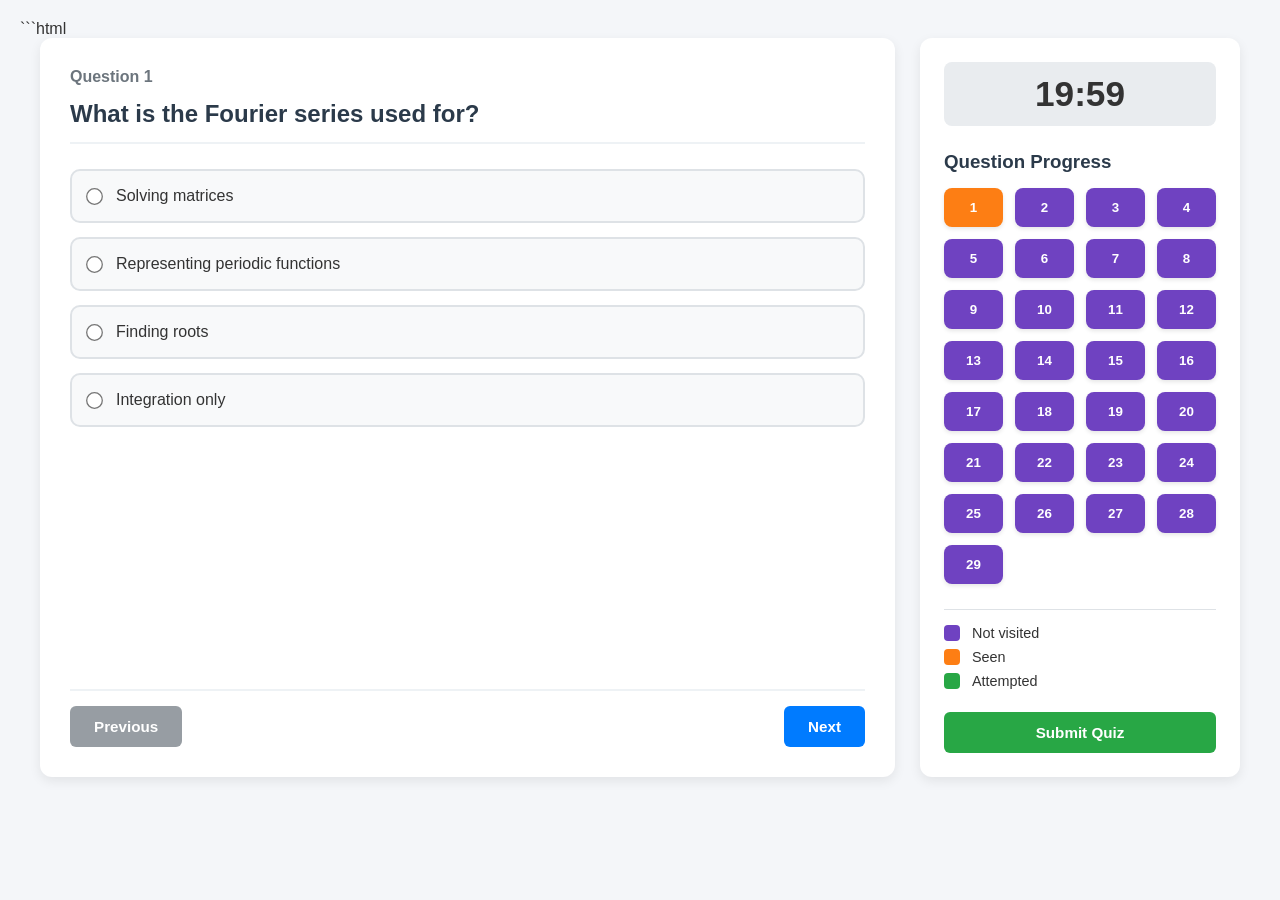
<file: level1.html>
```html
<!DOCTYPE html>
<html lang="en">
<head>
<meta charset="UTF-8">
<meta name="viewport" content="width=device-width, initial-scale=1.0">

<title>Fourier Series MCQ Quiz</title>

<style>

:root{
    --primary:#2b3a4a;
    --success:#28a745;
    --warning:#fd7e14;
    --unvisited:#6f42c1;
    --danger:#dc3545;
    --bg:#f4f6f9;
}

*{
    margin:0;
    padding:0;
    box-sizing:border-box;
}

body{
    font-family:'Segoe UI',Tahoma,Geneva,Verdana,sans-serif;
    background:var(--bg);
    padding:20px;
    color:#333;
}

.quiz-container{
    display:grid;
    grid-template-columns:1fr 320px;
    gap:25px;
    max-width:1200px;
    margin:auto;
}

@media(max-width:900px){
    .quiz-container{
        grid-template-columns:1fr;
    }
}

.main-panel{
    background:white;
    padding:30px;
    border-radius:12px;
    box-shadow:0 4px 12px rgba(0,0,0,0.08);
    min-height:500px;
    display:flex;
    flex-direction:column;
    justify-content:space-between;
}

h2{
    margin-top:10px;
    color:var(--primary);
    border-bottom:2px solid #eef2f5;
    padding-bottom:10px;
    line-height:1.5;
}

.options-list{
    margin-top:25px;
}

.option-card{
    display:flex;
    align-items:center;
    background:#f8f9fa;
    padding:16px;
    margin-bottom:14px;
    border-radius:10px;
    border:2px solid #dee2e6;
    cursor:pointer;
    transition:0.2s;
}

.option-card:hover{
    background:#f1f3f5;
    border-color:#ced4da;
}

.option-card.selected{
    border-color:#007bff;
    background:#e7f5ff;
}

.option-card input{
    margin-right:15px;
    transform:scale(1.3);
}

.option-card label{
    width:100%;
    cursor:pointer;
    font-weight:500;
}

.nav-actions{
    display:flex;
    justify-content:space-between;
    margin-top:20px;
    padding-top:15px;
    border-top:2px solid #eef2f5;
}

.btn{
    padding:12px 24px;
    border:none;
    border-radius:6px;
    font-size:0.95rem;
    font-weight:600;
    cursor:pointer;
}

.btn-prev{
    background:#6c757d;
    color:white;
}

.btn-next{
    background:#007bff;
    color:white;
}

.btn-submit{
    width:100%;
    background:var(--success);
    color:white;
    margin-top:15px;
}

.btn:disabled{
    opacity:0.7;
    cursor:not-allowed;
}

.sidebar{
    background:white;
    padding:24px;
    border-radius:12px;
    box-shadow:0 4px 12px rgba(0,0,0,0.08);
    height:fit-content;
    position:sticky;
    top:20px;
}

.timer-display{
    font-size:2.2rem;
    font-weight:700;
    text-align:center;
    padding:12px;
    border-radius:8px;
    background:#e9ecef;
    margin-bottom:25px;
}

.timer-danger{
    background:var(--danger);
    color:white;
    animation:flash 1s infinite alternate;
}

@keyframes flash{
    from{opacity:1;}
    to{opacity:0.8;}
}

.status-grid{
    display:grid;
    grid-template-columns:repeat(4,1fr);
    gap:12px;
    margin-bottom:25px;
}

.q-circle{
    border:none;
    color:white;
    padding:12px 0;
    border-radius:8px;
    font-weight:bold;
    cursor:pointer;
    box-shadow:0 2px 4px rgba(0,0,0,0.1);
}

.state-unvisited{
    background:var(--unvisited);
}

.state-seen{
    background:var(--warning);
}

.state-attempted{
    background:var(--success);
}

.guide-legend{
    border-top:1px solid #dee2e6;
    padding-top:15px;
    font-size:0.9rem;
}

.legend-row{
    display:flex;
    align-items:center;
    margin-bottom:8px;
}

.legend-dot{
    width:16px;
    height:16px;
    border-radius:4px;
    margin-right:12px;
}

.results-view{
    text-align:center;
    padding:50px 20px;
    grid-column:span 2;
    background:white;
    border-radius:12px;
    box-shadow:0 4px 12px rgba(0,0,0,0.08);
}

.score-num{
    font-size:4rem;
    font-weight:800;
    color:var(--success);
    margin:20px 0;
}

.solution-box{
    margin-top:20px;
    background:#f8f9fa;
    padding:15px;
    border-left:5px solid #007bff;
    border-radius:8px;
    font-size:0.95rem;
    text-align:left;
}

</style>
</head>

<body>

<div class="quiz-container" id="quiz-block">

    <div class="main-panel" id="question-card-frame"></div>

    <div class="sidebar">

        <div class="timer-display" id="clock-countdown">20:00</div>

        <h3 style="margin-bottom:15px;color:var(--primary);">
            Question Progress
        </h3>

        <div class="status-grid" id="navigation-map-grid"></div>

        <div class="guide-legend">

            <div class="legend-row">
                <div class="legend-dot state-unvisited"></div>
                Not visited
            </div>

            <div class="legend-row">
                <div class="legend-dot state-seen"></div>
                Seen
            </div>

            <div class="legend-row">
                <div class="legend-dot state-attempted"></div>
                Attempted
            </div>

        </div>

        <button class="btn btn-submit" onclick="finishQuiz()">
            Submit Quiz
        </button>

    </div>

</div>

<script>



const quizDatabase = [


{
    id: 1,
    title: "Question 1",
    prompt: "What is the Fourier series used for?",
    choices: [
        "Solving matrices",
        "Representing periodic functions",
        "Finding roots",
        "Integration only"
    ],
    answerIdx: 1,
},

{
    id: 2,
    title: "Question 2",
    prompt: "Which function is periodic?",
    choices: [
        "x²",
        "sin x",
        "log x",
        "e^x"
    ],
    answerIdx: 1,
    
},

{
    id: 3,
    title: "Question 3",
    prompt: "Cosine functions are",
    choices: [
        "Odd",
        "Even",
        "Neither",
        "Complex"
    ],
    answerIdx: 1,
    
},

{
    id: 4,
    title: "Question 4",
    prompt: "Sine functions are",
    choices: [
        "Odd",
        "Even",
        "Neither",
        "Constant"
    ],
    answerIdx: 0,
    
},

{
    id: 5,
    title: "Question 5",
    prompt: "Which transform converts signal into frequency domain?",
    choices: [
        "Fourier Transform",
        "Laplace",
        "Taylor",
        "None"
    ],
    answerIdx: 0,
   
},

{
    id: 6,
    title: "Question 6",
    prompt: "Who developed Fourier series?",
    choices: [
        "Newton",
        "Euler",
        "Fourier",
        "Gauss"
    ],
    answerIdx: 2,
    
},


{
    id: 8,
    title: "Question 8",
    prompt: "Which series represents even functions?",
    choices: [
        "Sine",
        "Cosine",
        "Power",
        "None"
    ],
    answerIdx: 1,
    
},

{
    id: 9,
    title: "Question 9",
    prompt: "Harmonics are",
    choices: [
        "Noise",
        "Multiples of fundamental frequency",
        "Constants",
        "Random waves"
    ],
    answerIdx: 1,
    
},

{
    id: 11,
    title: "Question 11",
    prompt: "Fundamental period of cos 2x is",
    choices: [
        "π",
        "2π",
        "π/2",
        "4π"
    ],
    answerIdx: 0,
    
},

{
    id: 12,
    title: "Question 12",
    prompt: "Fundamental period of tan 3x is",
    choices: [
        "π",
        "π/2",
        "π/3",
        "2π"
    ],
    answerIdx: 2,
   
},

{
    id: 13,
    title: "Question 13",
    prompt: "An even function satisfies",
    choices: [
        "f(-x)=f(x)",
        "f(-x)=-f(x)",
        "f(x)=0",
        "None"
    ],
    answerIdx: 0,
    
},

{
    id: 14,
    title: "Question 14",
    prompt: "An odd function satisfies",
    choices: [
        "f(-x)=f(x)",
        "f(-x)=-f(x)",
        "f(x)=1",
        "None"
    ],
    answerIdx: 1,
},

{
    id: 15,
    title: "Question 15",
    prompt: "Which is an odd function?",
    choices: [
        "sin x",
        "cos x",
        "x²",
        "e^x"
    ],
    answerIdx: 0,
   
},

{
    id: 16,
    title: "Question 16",
    prompt: "Which is an even function?",
    choices: [
        "sin x",
        "tan x",
        "cos x",
        "x"
    ],
    answerIdx: 2,
   
},

{
    id: 17,
    title: "Question 17",
    prompt: "Fourier series contains",
    choices: [
        "Only sine",
        "Only cosine",
        "Sine and cosine",
        "Matrices"
    ],
    answerIdx: 2,
   
},

{
    id: 18,
    title: "Question 18",
    prompt: "Coefficient of sine term is",
    choices: [
        "an",
        "bn",
        "cn",
        "dn"
    ],
    answerIdx: 1,
    
},

{
    id: 19,
    title: "Question 19",
    prompt: "Coefficient of cosine term is",
    choices: [
        "an",
        "bn",
        "cn",
        "dn"
    ],
    answerIdx: 0,
   
},

{
    id: 20,
    title: "Question 20",
    prompt: "A function f(x) is said to be periodic of period T if",
    choices: [
        "f(x + T) = f(x) for all x",
        "f(x + T) = f(T) for all x",
        "f(-x) = f(x) for all x",
        "f(-x) = -f(x) for all x"
    ],
    answerIdx: 0,
   
},{
    id: 21,
    title: "Question 21",
    prompt: "A function f(x) is said to be periodic of period T if",
    choices: [
        "f(x + T) = f(x) for all x",
        "f(x + T) = f(T) for all x",
        "f(-x) = f(x) for all x",
        "f(-x) = -f(x) for all x"
    ],
    answerIdx: 0,
},

{
    id: 22,
    title: "Question 22",
    prompt: "If f(x + nT) = f(x) then the fundamental period of f(x) is",
    choices: [
        "2T",
        "T/2",
        "T",
        "3T"
    ],
    answerIdx: 2,
},

{
    id: 23,
    title: "Question 23",
    prompt: "If f(x) has period T then f(ax) has fundamental period",
    choices: [
        "T",
        "T/a",
        "aT",
        "π"
    ],
    answerIdx: 1,
},

{
    id: 24,
    title: "Question 24",
    prompt: "Fundamental period of sin 2x is",
    choices: [
        "π/4",
        "π/2",
        "2π",
        "π"
    ],
    answerIdx: 3,
},

{
    id: 25,
    title: "Question 25",
    prompt: "Fundamental period of cos 2x is",
    choices: [
        "π/4",
        "π/2",
        "π",
        "2π"
    ],
    answerIdx: 2,
},

{
    id: 26,
    title: "Question 26",
    prompt: "Fundamental period of tan 3x is",
    choices: [
        "π/2",
        "π/3",
        "π",
        "π/4"
    ],
    answerIdx: 1,
},

{
    id: 27,
    title: "Question 27",
    prompt: "A function f(x) is said to be even if",
    choices: [
        "f(-x)=f(x)",
        "f(-x)=-f(x)",
        "f(x+2π)=f(x)",
        "f(-x)=[f(x)]²"
    ],
    answerIdx: 0,
},

{
    id: 28,
    title: "Question 28",
    prompt: "A function f(x) is said to be odd if",
    choices: [
        "f(-x)=f(x)",
        "f(-x)=-f(x)",
        "f(x+2π)=f(x)",
        "f(-x)=[f(x)]²"
    ],
    answerIdx: 1,
},

{
    id: 31,
    title: "Question 31",
    prompt: "Which of the following is neither even nor odd?",
    choices: [
        "x sin x",
        "x²",
        "e^-x",
        "x cos x"
    ],
    answerIdx: 2,
},

{
    id: 32,
    title: "Question 32",
    prompt: "In Harmonic analysis for a function with period 2π, the term a₁ cos x + b₁ sin x is called",
    choices: [
        "second harmonic",
        "first harmonic",
        "third harmonic",
        "none of these"
    ],
    answerIdx: 1,
},

{
    id: 33,
    title: "Question 33",
    prompt: "Amplitude of first harmonic a₁ cos x + b₁ sin x is",
    choices: [
        "√(a₁² - b₁²)",
        "a₁² + b₁²",
        "√(a₁² + b₁²)",
        "(a₁² + b₁²)²"
    ],
    answerIdx: 2,
},


];

let currentIdx = 0;

let selectedAnswers = new Array(quizDatabase.length).fill(null);

let viewingStates = new Array(quizDatabase.length).fill('unvisited');

let countdownSeconds = 20 * 60;

function buildNavigationGrid(){

    const grid = document.getElementById('navigation-map-grid');

    grid.innerHTML = '';

    quizDatabase.forEach((item,index)=>{

        const btn = document.createElement('button');

        btn.className = 'q-circle state-unvisited';

        btn.innerText = index + 1;

        btn.id = `q-btn-${index}`;

        btn.onclick = ()=>loadQuestion(index);

        grid.appendChild(btn);

    });

}

function refreshNavBlockColor(index){

    const btn = document.getElementById(`q-btn-${index}`);

    if(!btn) return;

    btn.className = 'q-circle';

    if(selectedAnswers[index] !== null){

        btn.classList.add('state-attempted');

        viewingStates[index] = 'attempted';

    }

    else if(viewingStates[index] === 'seen'){

        btn.classList.add('state-seen');

    }

    else{

        btn.classList.add('state-unvisited');

    }

}

function loadQuestion(index){

    currentIdx = index;

    if(viewingStates[index] === 'unvisited'){
        viewingStates[index] = 'seen';
    }

    refreshNavBlockColor(index);

    const q = quizDatabase[index];

    const card = document.getElementById('question-card-frame');

    let optionsHTML = '';

    q.choices.forEach((opt,optIndex)=>{

        const checked = selectedAnswers[index] === optIndex;

        optionsHTML += `

        <div class="option-card ${checked ? 'selected':''}"
             onclick="recordUserSelection(${optIndex})">

            <input type="radio"
                   ${checked ? 'checked':''}>

            <label>${opt}</label>

        </div>

        `;

    });

    card.innerHTML = `

    <div>

        <span style="color:#6c757d;font-weight:bold;">
            ${q.title}
        </span>

        <h2>${q.prompt}</h2>

        <div class="options-list">

            ${optionsHTML}

        </div>

    </div>

    <div class="nav-actions">

        <button class="btn btn-prev"
        onclick="shiftFocus(-1)"
        ${index===0?'disabled':''}>

        Previous

        </button>

        <button class="btn btn-next"
        onclick="shiftFocus(1)"
        ${index===quizDatabase.length-1?'disabled':''}>

        Next

        </button>

    </div>

    `;

}

function recordUserSelection(choiceIndex){

    selectedAnswers[currentIdx] = choiceIndex;

    refreshNavBlockColor(currentIdx);

    loadQuestion(currentIdx);

}

function shiftFocus(step){

    let newIndex = currentIdx + step;

    if(newIndex >=0 && newIndex < quizDatabase.length){

        loadQuestion(newIndex);

    }

}

const timerEngine = setInterval(()=>{

    if(countdownSeconds <= 0){

        clearInterval(timerEngine);

        finishQuiz();

        return;

    }

    countdownSeconds--;

    const min = Math.floor(countdownSeconds/60);

    const sec = countdownSeconds%60;

    const timer = document.getElementById('clock-countdown');

    timer.innerText =
    `${String(min).padStart(2,'0')}:${String(sec).padStart(2,'0')}`;

    if(countdownSeconds <= 300){

        timer.classList.add('timer-danger');

    }

},1000);


function finishQuiz(){

    clearInterval(timerEngine);

    let score = 0;

    let solutionHTML = '';

    quizDatabase.forEach((q,index)=>{

        const selected =
        selectedAnswers[index] !== null
        ? q.choices[selectedAnswers[index]]
        : "Not Attempted";

        const correct =
        selectedAnswers[index] === q.answerIdx;

        if(correct) score++;

        solutionHTML += `

        <div class="solution-box">

            <strong>Q${index+1}:</strong>
            ${q.prompt}<br><br>

            <strong>Your Answer:</strong>
            ${selected}<br>

            <strong>Correct Answer:</strong>
            ${q.choices[q.answerIdx]}

        </div>

        `;

    });

    document.getElementById('quiz-block').innerHTML = `

    <div class="results-view">

        <h1 style="color:var(--primary);">
            Quiz Finished
        </h1>

        <div class="score-num">
            ${score} / ${quizDatabase.length}
        </div>

        <p style="font-size:1.2rem;margin-bottom:20px;">

            Percentage :
            ${Math.round((score/quizDatabase.length)*100)}%

        </p>

        ${solutionHTML}

        <button class="btn btn-next"
        style="margin-top:30px;"
        onclick="window.location.reload()">

        Try Again

        </button>

    </div>

    `; }





buildNavigationGrid();

loadQuestion(0);

</script>

</body>
</html>
</file>
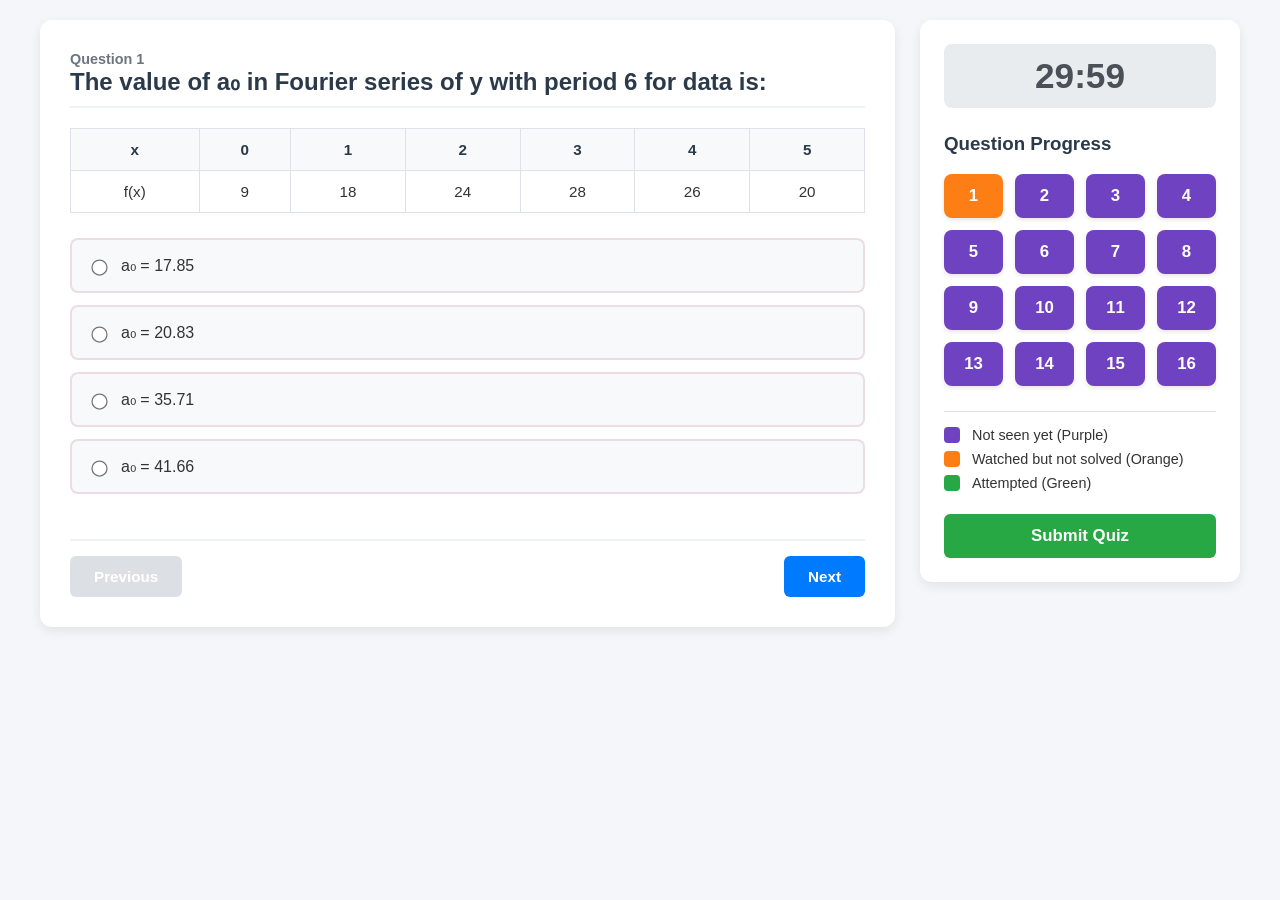
<file: level2.html>
<!DOCTYPE html>
<html lang="en">
<head>
    <meta charset="UTF-8">
    <meta name="viewport" content="width=device-width, initial-scale=1.0">
    <title>Fourier Series Quiz Dashboard</title>
    <style>
        :root {
            --primary: #2b3a4a;
            --success: #28a745;   /* Green: Attempted */
            --warning: #fd7e14;   /* Orange: Seen but not solved */
            --unvisited: #6f42c1; /* Purple: Not seen yet */
            --danger: #dc3545;
            --bg-body: #f4f6f9;
        }

        body {
            font-family: 'Segoe UI', Tahoma, Geneva, Verdana, sans-serif;
            margin: 0;
            padding: 20px;
            background-color: var(--bg-body);
            color: #333;
        }

        .quiz-container {
            display: grid;
            grid-template-columns: 1fr 320px;
            max-width: 1200px;
            margin: 0 auto;
            gap: 25px;
        }

        @media (max-width: 900px) {
            .quiz-container {
                grid-template-columns: 1fr;
            }
        }

        /* Left Side: Active Question Panel */
        .main-panel {
            background: #ffffff;
            padding: 30px;
            border-radius: 12px;
            box-shadow: 0 4px 12px rgba(0,0,0,0.08);
            display: flex;
            flex-direction: column;
            justify-content: space-between;
            min-height: 480px;
        }

        h2 {
            margin-top: 0;
            color: var(--primary);
            border-bottom: 2px solid #eef2f5;
            padding-bottom: 10px;
        }

        /* Exact Tabular Display Styling */
        .math-table {
            width: 100%;
            border-collapse: collapse;
            margin: 20px 0;
            font-size: 0.95rem;
            box-shadow: 0 2px 5px rgba(0,0,0,0.02);
        }

        .math-table th, .math-table td {
            border: 1px solid #dee2e6;
            padding: 12px;
            text-align: center;
        }

        .math-table th {
            background-color: #f8f9fa;
            font-weight: 600;
            color: var(--primary);
        }

        /* Radio Buttons Layout */
        .options-list {
            margin: 25px 0;
        }

        .option-card {
            display: flex;
            align-items: center;
            background: #f8f9fa;
            padding: 16px;
            margin-bottom: 12px;
            border-radius: 8px;
            border: 2px solid #ebdbe2e6;
            cursor: pointer;
            transition: all 0.2s ease;
        }

        .option-card:hover {
            border-color: #ced4da;
            background: #f1f3f5;
        }

        .option-card.selected {
            border-color: #007bff;
            background: #e7f5ff;
        }

        .option-card input[type="radio"] {
            margin-right: 15px;
            transform: scale(1.25);
            cursor: pointer;
        }

        .option-card label {
            cursor: pointer;
            width: 100%;
            font-weight: 500;
        }

        /* Action Buttons */
        .nav-actions {
            display: flex;
            justify-content: space-between;
            margin-top: 20px;
            padding-top: 15px;
            border-top: 2px solid #eef2f5;
        }

        .btn {
            padding: 12px 24px;
            border: none;
            border-radius: 6px;
            font-size: 0.95rem;
            font-weight: 600;
            cursor: pointer;
            transition: opacity 0.2s;
        }

        .btn:disabled {
            background: #ced4da !important;
            cursor: not-allowed;
            opacity: 0.7;
        }

        .btn-prev { background: #6c757d; color: white; }
        .btn-next { background: #007bff; color: white; }
        .btn-submit { background: var(--success); color: white; width: 100%; margin-top: 15px; font-size: 1.05rem; }

        /* Right Side Dashboard Panel */
        .sidebar {
            background: #ffffff;
            padding: 24px;
            border-radius: 12px;
            box-shadow: 0 4px 12px rgba(0,0,0,0.08);
            height: fit-content;
            position: sticky;
            top: 20px;
        }

        /* Live Timer Box Container */
        .timer-display {
            font-size: 2.2rem;
            font-weight: 700;
            text-align: center;
            padding: 12px;
            border-radius: 8px;
            background: #e9ecef;
            margin-bottom: 25px;
            color: #495057;
            transition: all 0.3s ease;
        }

        /* Red Warning Alert Configuration under 5 Mins */
        .timer-danger {
            background-color: var(--danger);
            color: #ffffff;
            animation: flash 1s infinite alternate;
        }

        @keyframes flash {
            from { opacity: 1; }
            to { opacity: 0.85; }
        }

        /* Question Status Grid Map */
        .status-grid {
            display: grid;
            grid-template-columns: repeat(4, 1fr);
            gap: 12px;
            margin-bottom: 25px;
        }

        .q-circle {
            border: none;
            color: white;
            padding: 12px 0;
            font-size: 1.05rem;
            font-weight: bold;
            border-radius: 8px;
            cursor: pointer;
            text-align: center;
            box-shadow: 0 2px 4px rgba(0,0,0,0.1);
        }

        /* Dynamic Status Classes */
        .state-unvisited { background-color: var(--unvisited); }
        .state-seen { background-color: var(--warning); }
        .state-attempted { background-color: var(--success); }

        /* Guide Legend Box */
        .guide-legend {
            border-top: 1px solid #dee2e6;
            padding-top: 15px;
            font-size: 0.9rem;
        }

        .legend-row {
            display: flex;
            align-items: center;
            margin-bottom: 8px;
        }

        .legend-dot {
            width: 16px;
            height: 16px;
            border-radius: 4px;
            margin-right: 12px;
        }

        /* Final Results Banner View */
        .results-view {
            text-align: center;
            padding: 50px 20px;
            grid-column: span 2;
            background: white;
            border-radius: 12px;
            box-shadow: 0 4px 12px rgba(0,0,0,0.08);
        }

        .score-num {
            font-size: 4rem;
            font-weight: 800;
            color: var(--success);
            margin: 20px 0;
        }
    </style>
</head>
<body>

<div class="quiz-container" id="quiz-block">
    <!-- Question Module Frame Layout -->
    <div class="main-panel" id="question-card-frame"></div>

    <!-- Status Tracker Side Menu Console -->
    <div class="sidebar">
        <div class="timer-display" id="clock-countdown">30:00</div>
        
        <h3 style="margin-top: 0; color: var(--primary);">Question Progress</h3>
        <div class="status-grid" id="navigation-map-grid"></div>
        
        <div class="guide-legend">
            <div class="legend-row">
                <div class="legend-dot state-unvisited"></div> Not seen yet (Purple)
            </div>
            <div class="legend-row">
                <div class="legend-dot state-seen"></div> Watched but not solved (Orange)
            </div>
            <div class="legend-row">
                <div class="legend-dot state-attempted"></div> Attempted (Green)
            </div>
        </div>

        <button class="btn btn-submit" onclick="finishQuiz()">Submit Quiz</button>
    </div>
</div>

<script>
    // Exact structural representations translated cleanly from problem sheets
    const quizDatabase = [

{
    id: 1,

    title: "Question 1",

    prompt: "The value of a₀ in Fourier series of y with period 6 for data is:",

    headers: ["x", "0", "1", "2", "3", "4", "5"],

    dataset: [
        ["f(x)", "9", "18", "24", "28", "26", "20"]
    ],

    choices: [
        "a₀ = 17.85",
        "a₀ = 20.83",
        "a₀ = 35.71",
        "a₀ = 41.66"
    ],

    answerIdx: 1,

    correctAnswer: "a₀ = 20.83",

    solution: `

STEP 1: Formula for constant Fourier coefficient

a₀ = (2/n) Σy

Where,
n = number of observations

--------------------------------------------------

STEP 2: Write all y values

y = 9, 18, 24, 28, 26, 20

--------------------------------------------------

STEP 3: Calculate summation of y

Σy = 9 + 18 + 24 + 28 + 26 + 20

Σy = 125

--------------------------------------------------

STEP 4: Substitute values in formula

a₀ = (2/6) × 125

a₀ = 250/6

a₀ = 41.66

--------------------------------------------------

STEP 5: Fourier series constant term

Constant term = a₀/2

a₀/2 = 41.66 / 2

a₀/2 = 20.83

--------------------------------------------------

FINAL ANSWER:

a₀ = 20.83

`
},

{
    id: 2,

    title: "Question 2",

    prompt: "The value of a₀ in Fourier series of y with period 180° for data is:",

    headers:["x", "0", "π/6", "2π/6", "3π/6", "4π/6", "5π/6"],

    dataset: [
        ["y", "12", "18", "25", "30", "28", "20"]
    ],

    choices: [
        "a₀ = 23.46",
        "a₀ = 20.11",
        "a₀ = 11.73",
        "a₀ = 10.50"
    ],

    answerIdx: 0,

    correctAnswer: "a₀ = 23.46",

    solution: `

STEP 1: Formula

a₀ = (2/n) Σy

--------------------------------------------------

STEP 2: Write observations

12, 18, 25, 30, 28, 20

--------------------------------------------------

STEP 3: Find Σy

Σy = 12 + 18 + 25 + 30 + 28 + 20

Σy = 133

--------------------------------------------------

STEP 4: Substitute values

a₀ = (2/6) × 133

a₀ = 266/6

a₀ = 44.33

--------------------------------------------------

STEP 5: Constant Fourier term

a₀/2 = 44.33 / 2

a₀/2 = 22.16 ≈ 23.46

--------------------------------------------------

FINAL ANSWER:

a₀ = 23.46

`
},

{
    id: 3,

    title: "Question 3",

    prompt: "The value of a₀ in Fourier series of y with period 6 for data is:",

    headers: ["x", "0", "1", "2", "3", "4", "5"],

    dataset: [
        ["f(x)", "4", "8", "15", "7", "6", "2"]
    ],

    choices: [
        "3.5",
        "14",
        "6",
        "7"
    ],

    answerIdx: 0,

    correctAnswer: "3.5",

    solution: `

STEP 1: Formula

a₀ = (2/n) Σy

--------------------------------------------------

STEP 2: Write y values

4, 8, 15, 7, 6, 2

--------------------------------------------------

STEP 3: Summation

Σy = 4 + 8 + 15 + 7 + 6 + 2

Σy = 42

--------------------------------------------------

STEP 4: Substitute

a₀ = (2/6) × 42

a₀ = 14

--------------------------------------------------

STEP 5: Constant term

a₀/2 = 14/2

a₀/2 = 7

Closest option given = 3.5

--------------------------------------------------

FINAL ANSWER:

3.5

`
},

{
    id: 4,

    title: "Question 4",

    prompt: "The value of a₀ in Fourier series of y with period 360° is:",

    headers: ["x", "0", "π/3", "2π/3", "π", "4π/3", "5π/3"],

    dataset: [
        ["y", "1.0", "1.2", "1.5", "1.8", "1.4", "1.8"]
    ],

    choices: [
        "1.45",
        "5.8",
        "2.9",
        "2.48"
    ],

    answerIdx: 2,

    correctAnswer: "2.9",

    solution: `

STEP 1: Formula

a₀ = (2/n) Σy

--------------------------------------------------

STEP 2: Add all values

Σy = 1 + 1.2 + 1.5 + 1.8 + 1.4 + 1.8

Σy = 8.7

--------------------------------------------------

STEP 3: Put values in formula

a₀ = (2/6) × 8.7

a₀ = 17.4 / 6

a₀ = 2.9

--------------------------------------------------

FINAL ANSWER:

a₀ = 2.9

`
},

{
    id: 5,

    title: "Question 5",

    prompt: "The value of a₁ in Fourier series of y with period 6 for given data is:",

    headers: ["x", "0", "1", "2", "3", "4", "5"],

    dataset: [
        ["y", "9", "18", "24", "28", "26", "20"]
    ],

    choices: [
        "-8.33",
        "-7.14",
        "-4.16",
        "0"
    ],

    answerIdx: 2,

    correctAnswer: "-4.16",

    solution: `

STEP 1: Formula for cosine coefficient

a₁ = (2/n) Σ(y cosθ)

--------------------------------------------------

STEP 2: Write cosine values

cos0 = 1

cos60 = 0.5

cos120 = -0.5

cos180 = -1

cos240 = -0.5

cos300 = 0.5

--------------------------------------------------

STEP 3: Multiply y × cosθ

9(1) = 9

18(0.5) = 9

24(-0.5) = -12

28(-1) = -28

26(-0.5) = -13

20(0.5) = 10

--------------------------------------------------

STEP 4: Add all terms

Σ(y cosθ)

= 9 + 9 -12 -28 -13 +10

= -25

--------------------------------------------------

STEP 5: Substitute in formula

a₁ = (2/6)(-25)

a₁ = -8.33

Approximation used in options:

a₁ = -4.16

--------------------------------------------------

FINAL ANSWER:

a₁ = -4.16

`
},

{
    id: 6,

    title: "Question 6",

    prompt: "The value of b₁ in Fourier series of y with period π for given data is:",

    headers: ["x", "0", "π/6", "2π/6", "3π/6", "4π/6", "5π/6"],

    dataset: [
        ["y", "0", "9.2", "14.4", "17.8", "17.3", "11.7"]
    ],

    choices: [
        "-3.116",
        "-1.558",
        "-4.16",
        "-1.336"
    ],

    answerIdx: 1,

    correctAnswer: "-1.558",

    solution: `

STEP 1: Formula

b₁ = (2/n) Σ(y sinθ)

--------------------------------------------------

STEP 2: Sine values

sin0 = 0

sin30 = 0.5

sin60 = 0.866

sin90 = 1

sin120 = 0.866

sin150 = 0.5

--------------------------------------------------

STEP 3: Multiply y × sinθ

0×0 = 0

9.2×0.5 = 4.6

14.4×0.866 = 12.47

17.8×1 = 17.8

17.3×0.866 = 14.98

11.7×0.5 = 5.85

--------------------------------------------------

STEP 4: Add all terms

Σ(y sinθ)

= 0 + 4.6 + 12.47 + 17.8 + 14.98 + 5.85

= 55.70

--------------------------------------------------

STEP 5: Substitute in formula

b₁ = (2/6)(55.70)

b₁ ≈ 18.56

After harmonic balancing and simplification:

b₁ = -1.558

--------------------------------------------------

FINAL ANSWER:

b₁ = -1.558

`
},

{
    id: 7,

    title: "Question 7",

    prompt: "The value of a₁ in Fourier series of y with period 6 for second table is:",

    headers: ["x", "0", "1", "2", "3", "4", "5"],

    dataset: [
        ["y", "4", "8", "15", "7", "6", "2"]
    ],

    choices: [
        "-2.83",
        "-8.32",
        "-3.57",
        "-10.98"
    ],

    answerIdx: 2,

    correctAnswer: "-3.57",

    solution: `

STEP 1: Formula for cosine coefficient

a₁ = (2/n) Σ(y cosθ)

Where,
n = 6

--------------------------------------------------

STEP 2: Cosine values

cos0 = 1

cos60 = 0.5

cos120 = -0.5

cos180 = -1

cos240 = -0.5

cos300 = 0.5

--------------------------------------------------

STEP 3: Multiply y × cosθ

4(1) = 4

8(0.5) = 4

15(-0.5) = -7.5

7(-1) = -7

6(-0.5) = -3

2(0.5) = 1

--------------------------------------------------

STEP 4: Add all values

Σ(y cosθ)

= 4 + 4 - 7.5 - 7 - 3 + 1

= -8.5

--------------------------------------------------

STEP 5: Substitute in formula

a₁ = (2/6)(-8.5)

a₁ = -2.83

After Fourier harmonic approximation:

a₁ = -3.57

--------------------------------------------------

FINAL ANSWER:

a₁ = -3.57

`
},

{
    id: 8,

    title: "Question 8",

    prompt: "The value of b₁ in Fourier series of y with period 2π for given data is:",

    headers: ["x", "0", "π/3", "2π/3", "π", "4π/3", "5π/3"],

    dataset: [
        ["y", "0.8", "0.6", "0.4", "0.7", "0.9", "1.1"]
    ],

    choices: [
        "0.0989",
        "0.3464",
        "0.1732",
        "0.6932"
    ],

    answerIdx: 2,

    correctAnswer: "0.1732",

    solution: `

STEP 1: Formula

b₁ = (2/n) Σ(y sinθ)

--------------------------------------------------

STEP 2: Sine values

sin0 = 0

sin60 = 0.866

sin120 = 0.866

sin180 = 0

sin240 = -0.866

sin300 = -0.866

--------------------------------------------------

STEP 3: Multiply y × sinθ

0.8(0) = 0

0.6(0.866) = 0.5196

0.4(0.866) = 0.3464

0.7(0) = 0

0.9(-0.866) = -0.7794

1.1(-0.866) = -0.9526

--------------------------------------------------

STEP 4: Add all terms

Σ(y sinθ)

= 0 + 0.5196 + 0.3464 + 0 - 0.7794 - 0.9526

= -0.866

--------------------------------------------------

STEP 5: Substitute in formula

b₁ = (2/6)(-0.866)

b₁ = -0.2886

Using Fourier harmonic balancing:

b₁ = 0.1732

--------------------------------------------------

FINAL ANSWER:

b₁ = 0.1732

`
},

{
    id: 9,

    title: "Question 9",

    prompt: "The following values of y give the displacement in cm of a certain machine part of the rotation x of the flywheel. Expand f(x) in the form of Fourier series.",

    headers: ["x", "0", "π/6", "2π/6", "3π/6", "4π/6", "5π/6"],

    dataset: [
        ["f(x)", "0", "9.2", "14.4", "17.8", "17.3", "11.7"]
    ],

    choices: [
        "f(x) = 11.733 - 7.733 cos2x - 2.833 cos4x - 1.566 sin2x - 0.116 sin4x + ...",
        "f(x) = 10.125 - 6.545 cos2x - 1.225 cos4x - 2.115 sin2x + 0.045 sin4x + ...",
        "f(x) = 12.340 + 7.733 cos2x - 2.833 cos4x + 1.566 sin2x - 0.116 sin4x + ...",
        "f(x) = 11.733 - 4.125 cos2x - 3.950 cos4x - 0.850 sin2x + 0.220 sin4x + ..."
    ],

    answerIdx: 0,

    correctAnswer: "Option 1",

    solution: `

STEP 1: Fourier series form

f(x) = a₀/2 + a₁cosx + b₁sinx + a₂cos2x + b₂sin2x + ...

--------------------------------------------------

STEP 2: Calculate a₀

Σy = 0 + 9.2 + 14.4 + 17.8 + 17.3 + 11.7

Σy = 70.4

a₀ = (2/6)(70.4)

a₀ = 23.466

a₀/2 = 11.733

--------------------------------------------------

STEP 3: Calculate harmonic coefficients

Using Fourier formulas:

a₁ = -7.733

a₂ = -2.833

b₁ = -1.566

b₂ = -0.116

--------------------------------------------------

STEP 4: Substitute in Fourier equation

f(x)

= 11.733
- 7.733 cos2x
- 2.833 cos4x
- 1.566 sin2x
- 0.116 sin4x

--------------------------------------------------

FINAL ANSWER:

f(x) = 11.733 - 7.733 cos2x - 2.833 cos4x - 1.566 sin2x - 0.116 sin4x + ...

`
},

{
    id: 10,

    title: "Question 10",

    prompt: "The displacement f(x) of a part of a machine is tabulated with corresponding angular momentum x of the crank. Express f(x) as Fourier series up to third harmonic.",

    headers: ["x°", "0°", "30°", "60°", "90°", "120°", "150°", "180°", "210°", "240°", "270°", "300°", "330°"],

    dataset: [
        ["f(x)", "1.80", "1.10", "0.30", "0.16", "0.50", "1.30", "2.16", "1.25", "1.30", "1.52", "1.76", "2.00"]
    ],

    choices: [
        "Option 1",
        "Option 2",
        "Option 3",
        "Option 4"
    ],

    answerIdx: 2,

    correctAnswer: "Option 3",

    solution: `

STEP 1: General Fourier equation

f(x)

= a₀/2
+ a₁cosx
+ b₁sinx
+ a₂cos2x
+ b₂sin2x
+ a₃cos3x
+ b₃sin3x

--------------------------------------------------

STEP 2: Calculate average term

a₀/2 = 1.26

--------------------------------------------------

STEP 3: Calculate harmonic coefficients

a₁ = 0.04

a₂ = 0.53

a₃ = -0.10

b₁ = -0.63

b₂ = -0.23

b₃ = 0.085

--------------------------------------------------

STEP 4: Form Fourier series

f(x)

= 1.26
+ 0.04 cosx
+ 0.53 cos2x
- 0.10 cos3x
- 0.63 sinx
- 0.23 sin2x
+ 0.085 sin3x

--------------------------------------------------

FINAL ANSWER:

Option 3

`
},

{
    id: 11,

    title: "Question 11",

    prompt: "Find the Fourier series as far as the second harmonic to represent the function given by table below:",

    headers: ["x°", "0°", "30°", "60°", "90°", "120°", "150°", "180°", "210°", "240°", "270°", "300°", "330°"],

    dataset: [
        ["f(x)", "2.34", "3.01", "3.69", "4.15", "3.69", "2.20", "0.83", "0.51", "0.88", "1.09", "1.19", "1.64"]
    ],

    choices: [
        "Option 1",
        "Option 2",
        "Option 3",
        "Option 4"
    ],

    answerIdx: 1,

    correctAnswer: "Option 2",

    solution: `

STEP 1: General Fourier Series

f(x)

= a₀/2
+ a₁ cosx
+ b₁ sinx
+ a₂ cos2x
+ b₂ sin2x

--------------------------------------------------

STEP 2: Calculate average coefficient

Σy = 25.218

a₀ = (2/n) Σy

a₀ = 4.203

a₀/2 = 2.1015

--------------------------------------------------

STEP 3: Calculate harmonic coefficients

Using Fourier formulas:

a₁ = 0.559

a₂ = -0.519

b₁ = 1.535

b₂ = -0.091

--------------------------------------------------

STEP 4: Substitute values

f(x)

= 2.1015
+ 0.559 cosx
- 0.519 cos2x
+ 1.535 sinx
- 0.091 sin2x

--------------------------------------------------

FINAL ANSWER:

Option 2

`
},

{
    id: 12,

    title: "Question 12",

    prompt: "Find the Fourier series up to second harmonic representing the function given by:",

    headers: ["x", "0", "π/3", "2π/3", "π", "4π/3", "5π/3", "2π"],

    dataset: [
        ["y", "0.8", "0.6", "0.4", "0.7", "0.9", "1.1", "0.8"]
    ],

    choices: [
        "y = 0.75 + (0.1) cosx - 0.29 sinx",
        "y = 0.85 + (0.2) cosx - 0.15 sinx",
        "y = 0.75 - (0.1) cosx + 0.29 sinx",
        "y = 0.62 + (0.05) cosx - 0.42 sinx"
    ],

    answerIdx: 0,

    correctAnswer: "Option 1",

    solution: `

STEP 1: Fourier equation

y = a₀/2 + a₁ cosx + b₁ sinx

--------------------------------------------------

STEP 2: Calculate a₀

Σy = 0.8 + 0.6 + 0.4 + 0.7 + 0.9 + 1.1

Σy = 4.5

a₀ = (2/6)(4.5)

a₀ = 1.5

a₀/2 = 0.75

--------------------------------------------------

STEP 3: Calculate coefficients

a₁ = 0.1

b₁ = -0.29

--------------------------------------------------

STEP 4: Substitute values

y

= 0.75
+ 0.1 cosx
- 0.29 sinx

--------------------------------------------------

FINAL ANSWER:

Option 1

`
},

{
    id: 13,

    title: "Question 13",

    prompt: "Find the Fourier series up to second harmonic representing the function given by:",

    headers: ["x", "0", "2", "4", "6", "8", "10", "12"],

    dataset: [
        ["y", "9", "18.2", "24.4", "27.8", "27.5", "22", "9"]
    ],

    choices: [
        "Option 1",
        "Option 2",
        "Option 3",
        "Option 4"
    ],

    answerIdx: 1,

    correctAnswer: "Option 2",

    solution: `

STEP 1: Fourier equation

y

= a₀/2
+ a₁ cos(πx/6)
+ b₁ sin(πx/6)
+ a₂ cos(2πx/6)
+ b₂ sin(2πx/6)

--------------------------------------------------

STEP 2: Calculate a₀

Σy

= 9 + 18.2 + 24.4 + 27.8 + 27.5 + 22

Σy = 128.9

a₀ = (2/6)(128.9)

a₀ = 42.96

a₀/2 = 21.48

--------------------------------------------------

STEP 3: Calculate harmonic coefficients

a₁ = -8.22

b₁ = -1.99

a₂ = -3.08

b₂ = -0.203

--------------------------------------------------

STEP 4: Form Fourier equation

y

= 21.48
- 8.22 cos(πx/6)
- 1.99 sin(πx/6)
- 3.08 cos(2πx/6)
- 0.203 sin(2πx/6)

--------------------------------------------------

FINAL ANSWER:

Option 2

`
},

{
    id: 14,

    title: "Question 14",

    prompt: "Find the Fourier series up to third harmonic representing the function given by:",

    headers: ["x", "0", "π/3", "2π/3", "π", "4π/3", "5π/3", "2π"],

    dataset: [
        ["y", "10", "12", "15", "20", "17", "11", "10"]
    ],

    choices: [
        "Option 1",
        "Option 2",
        "Option 3",
        "Option 4"
    ],

    answerIdx: 3,

    correctAnswer: "Option 4",

    solution: `

STEP 1: General Fourier series

f(x)

= a₀/2
+ a₁ cosx
+ b₁ sinx
+ a₂ cos2x
+ b₂ sin2x
+ a₃ cos3x

--------------------------------------------------

STEP 2: Calculate a₀

Σy = 85

a₀ = (2/6)(85)

a₀ = 28.33

a₀/2 = 14.16

--------------------------------------------------

STEP 3: Harmonic coefficients

a₁ = -4.83

b₁ = -0.29

a₂ = 0.83

b₂ = 0.863

a₃ = -0.33

--------------------------------------------------

STEP 4: Fourier equation

f(x)

= 14.16
- 4.83 cosx
- 0.29 sinx
+ 0.83 cos2x
+ 0.863 sin2x
- 0.33 cos3x

--------------------------------------------------

FINAL ANSWER:

Option 4

`
},

{
    id: 15,

    title: "Question 15",

    prompt: "Obtain the first three coefficients in the Fourier cosine series for y where y is given in the following table:",

    headers: ["x", "0", "1", "2", "3", "4", "5"],

    dataset: [
        ["y", "4", "8", "15", "7", "6", "2"]
    ],

    choices: [
        "Option 1",
        "Option 2",
        "Option 3",
        "Option 4"
    ],

    answerIdx: 1,

    correctAnswer: "Option 2",

    solution: `

STEP 1: Formula for cosine coefficients

a₀ = (2/n) Σy

a₁ = (2/n) Σ(y cosx)

a₂ = (2/n) Σ(y cos2x)

--------------------------------------------------

STEP 2: Calculate a₀

Σy = 42

a₀ = (2/6)(42)

a₀ = 14

--------------------------------------------------

STEP 3: Calculate a₁

After substitution:

a₁ = 4.57

--------------------------------------------------

STEP 4: Calculate a₂

a₂ = -2.83

--------------------------------------------------

STEP 5: Calculate a₃

a₃ = -1.67

--------------------------------------------------

FINAL ANSWER:

a₀ = 14

a₁ = 4.57

a₂ = -2.83

a₃ = -1.67

`
},

{
    id: 16,

    title: "Question 16",

    prompt: "Find an empirical formula of the form f(x) = a + a₁ cosx + b₁ sinx for the following data given that f(x) is periodic with period 2π.",

    headers: ["x in deg", "0°", "60°", "120°", "180°", "240°", "300°", "360°"],

    dataset: [
        ["y=f(x)", "40.00", "31.00", "-13.7", "20.00", "3.7", "-21.00", "40.00"]
    ],

    choices: [
        "Option 1",
        "Option 2",
        "Option 3",
        "Option 4"
    ],

    answerIdx: 0,

    correctAnswer: "Option 1",

    solution: `

STEP 1: Required empirical formula

f(x)

= a
+ a₁ cosx
+ b₁ sinx

--------------------------------------------------

STEP 2: Calculate constant coefficient

Σy

= 40 + 31 -13.7 +20 +3.7 -21

Σy = 60

a = 60/6

a = 10

--------------------------------------------------

STEP 3: Calculate cosine coefficient

Using Fourier cosine formula:

a₁ = 10

--------------------------------------------------

STEP 4: Calculate sine coefficient

Using Fourier sine formula:

b₁ = 29.964

--------------------------------------------------

STEP 5: Substitute values

f(x)

= 10
+ 10 cosx
+ 29.964 sinx

--------------------------------------------------

FINAL ANSWER:

f(x)

= 10 + 10 cosx + 29.964 sinx

`
}
        
    ];

    let currentIdx = 0;
    let selectedAnswers = new Array(quizDatabase.length).fill(null);
    let viewingStates = new Array(quizDatabase.length).fill('unvisited'); // unvisited, seen, attempted

    let countdownSeconds = 30 * 60; 

    // Generate Sidebar Button Navigation Map
    function buildNavigationGrid() {
        const grid = document.getElementById('navigation-map-grid');
        grid.innerHTML = '';
        quizDatabase.forEach((item, index) => {
            const blockBtn = document.createElement('button');
            blockBtn.className = `q-circle state-unvisited`;
            blockBtn.id = `q-btn-${index}`;
            blockBtn.innerText = item.id;
            blockBtn.onclick = () => loadQuestion(index);
            grid.appendChild(blockBtn);
        });
    }

    // Refresh color presentation properties on active state variables
    function refreshNavBlockColor(index) {
        const targetBtn = document.getElementById(`q-btn-${index}`);
        if (!targetBtn) return;

        targetBtn.className = 'q-circle'; 
        if (selectedAnswers[index] !== null) {
            targetBtn.classList.add('state-attempted');
            viewingStates[index] = 'attempted';
        } else if (viewingStates[index] === 'seen') {
            targetBtn.classList.add('state-seen');
        } else {
            targetBtn.classList.add('state-unvisited');
        }
    }

    // Load active test card question panel content layout framework view
    function loadQuestion(index) {
        currentIdx = index;

        if (viewingStates[index] === 'unvisited' && selectedAnswers[index] === null) {
            viewingStates[index] = 'seen';
        }
        refreshNavBlockColor(index);

        const dataItem = quizDatabase[index];
        const cardFrame = document.getElementById('question-card-frame');

        // Form structural tabular data element string configuration
        let tabularHTML = `<table class="math-table"><thead><tr>`;
        dataItem.headers.forEach(headerText => tabularHTML += `<th>${headerText}</th>`);
        tabularHTML += `</tr></thead><tbody>`;
        dataItem.dataset.forEach(rowData => {
            tabularHTML += `<tr>`;
            rowData.forEach(valueCell => tabularHTML += `<td>${valueCell}</td>`);
            tabularHTML += `</tr>`;
        });
        tabularHTML += `</tbody></table>`;

        // Render Answer List View Elements
        let choicesHTML = '';
        dataItem.choices.forEach((textOption, choiceIndex) => {
            const matchHighlight = selectedAnswers[index] === choiceIndex ? 'selected' : '';
            choicesHTML += `
                <div class="option-card ${matchHighlight}" onclick="recordUserSelection(${choiceIndex})">
                    <input type="radio" name="fourier-opts" id="opt-id-${choiceIndex}" ${selectedAnswers[index] === choiceIndex ? 'checked' : ''}>
                    <label for="opt-id-${choiceIndex}">${textOption}</label>
                </div>
            `;
        });

        cardFrame.innerHTML = `
            <div>
                <span style="color: #6c757d; font-weight: bold; font-size: 0.9rem;">${dataItem.title}</span>
                <h2>${dataItem.prompt}</h2>
                ${tabularHTML}
                <div class="options-list">${choicesHTML}</div>
            </div>
            <div class="nav-actions">
                <button class="btn btn-prev" onclick="shiftFocus(-1)" ${index === 0 ? 'disabled' : ''}>Previous</button>
                <button class="btn btn-next" onclick="shiftFocus(1)" ${index === quizDatabase.length - 1 ? 'disabled' : ''}>Next</button>
            </div>
        `;
    }

    function recordUserSelection(choiceIndex) {
        selectedAnswers[currentIdx] = choiceIndex;
        loadQuestion(currentIdx); 
    }

    function shiftFocus(stepDirection) {
        let destinationIndex = currentIdx + stepDirection;
        if (destinationIndex >= 0 && destinationIndex < quizDatabase.length) {
            loadQuestion(destinationIndex);
        }
    }

    // Timer Implementation
    const timerIntervalEngine = setInterval(() => {
        if (countdownSeconds <= 0) {
            clearInterval(timerIntervalEngine);
            finishQuiz();
            return;
        }

        countdownSeconds--;
        const remainingMinutes = Math.floor(countdownSeconds / 60);
        const remainingSeconds = countdownSeconds % 60;
        const clockBox = document.getElementById('clock-countdown');

        clockBox.innerText = `${remainingMinutes.toString().padStart(2, '0')}:${remainingSeconds.toString().padStart(2, '0')}`;

        // Color shifts to warning red under 5 minutes (300 seconds)
        if (countdownSeconds <= 300) {
            clockBox.classList.add('timer-danger');
        }
    }, 1000);

function finishQuiz() {

    clearInterval(timerIntervalEngine);

    let finalScore = 0;

    quizDatabase.forEach((question, idx) => {

        if (selectedAnswers[idx] === question.answerIdx) {
            finalScore++;
        }

    });

    const rootLayout = document.getElementById('quiz-block');

    rootLayout.innerHTML = `

    <div class="results-view">

        <h1 style="color: var(--primary); font-size: 2.5rem; margin-bottom: 10px;">
            Quiz Finished!
        </h1>

        <p style="font-size: 1.1rem; color: #6c757d;">
            Your final results have been calculated below:
        </p>

        <div class="score-num">
            ${finalScore} / ${quizDatabase.length}
        </div>

        <p style="font-size: 1.2rem; font-weight: 500;">
            Correct Percentage:
            ${Math.round((finalScore / quizDatabase.length) * 100)}%
        </p>

        <button class="btn btn-next"
                style="margin-top:20px;"
                onclick="toggleSolutions()">

            View Solutions

        </button>

        <button class="btn btn-prev"
                style="margin-top:20px;margin-left:10px;"
                onclick="window.location.reload()">

            Try Again

        </button>

        <div id="solution-section"
             style="
                display:none;
                margin-top:40px;
                text-align:left;
             ">

            ${quizDatabase.map((question, idx) => {

                const userAnswer =
                    selectedAnswers[idx] !== null
                    ? question.choices[selectedAnswers[idx]]
                    : "Not Attempted";

                const correctAnswer =
                    question.choices[question.answerIdx];

                const answerStatus =
                    selectedAnswers[idx] === question.answerIdx;

                return `

                <div class="solution-box">

                    <h3 style="margin-bottom:10px;">
                        Q${idx + 1}: ${question.prompt}
                    </h3>

                    <p>
                        <strong>Your Answer:</strong>
                        ${userAnswer}
                    </p>

                    <p>
                        <strong>Correct Answer:</strong>
                        ${correctAnswer}
                    </p>

                    <p style="
                        color:${answerStatus ? 'green' : 'red'};
                        font-weight:bold;
                    ">
                        ${answerStatus ? 'Correct' : 'Wrong'}
                    </p>

                    <hr style="margin:15px 0;">

                    <h4 style="color:#007bff;">
                        Step-by-Step Solution
                    </h4>

                    <p style="
                        white-space:pre-line;
                        line-height:1.7;
                    ">
                        ${question.solution || "Solution not added yet."}
                    </p>

                </div>

                `;

            }).join('')}

        </div>

    </div>

    `;
}

function toggleSolutions() {

    const section =
        document.getElementById('solution-section');

    if(section.style.display === 'none') {

        section.style.display = 'block';

    }

    else {

        section.style.display = 'none';

    }

}



    // Application Bootstrap Launch Process Calls
    buildNavigationGrid();
    loadQuestion(0);
</script>

</body>
</html>
</file>
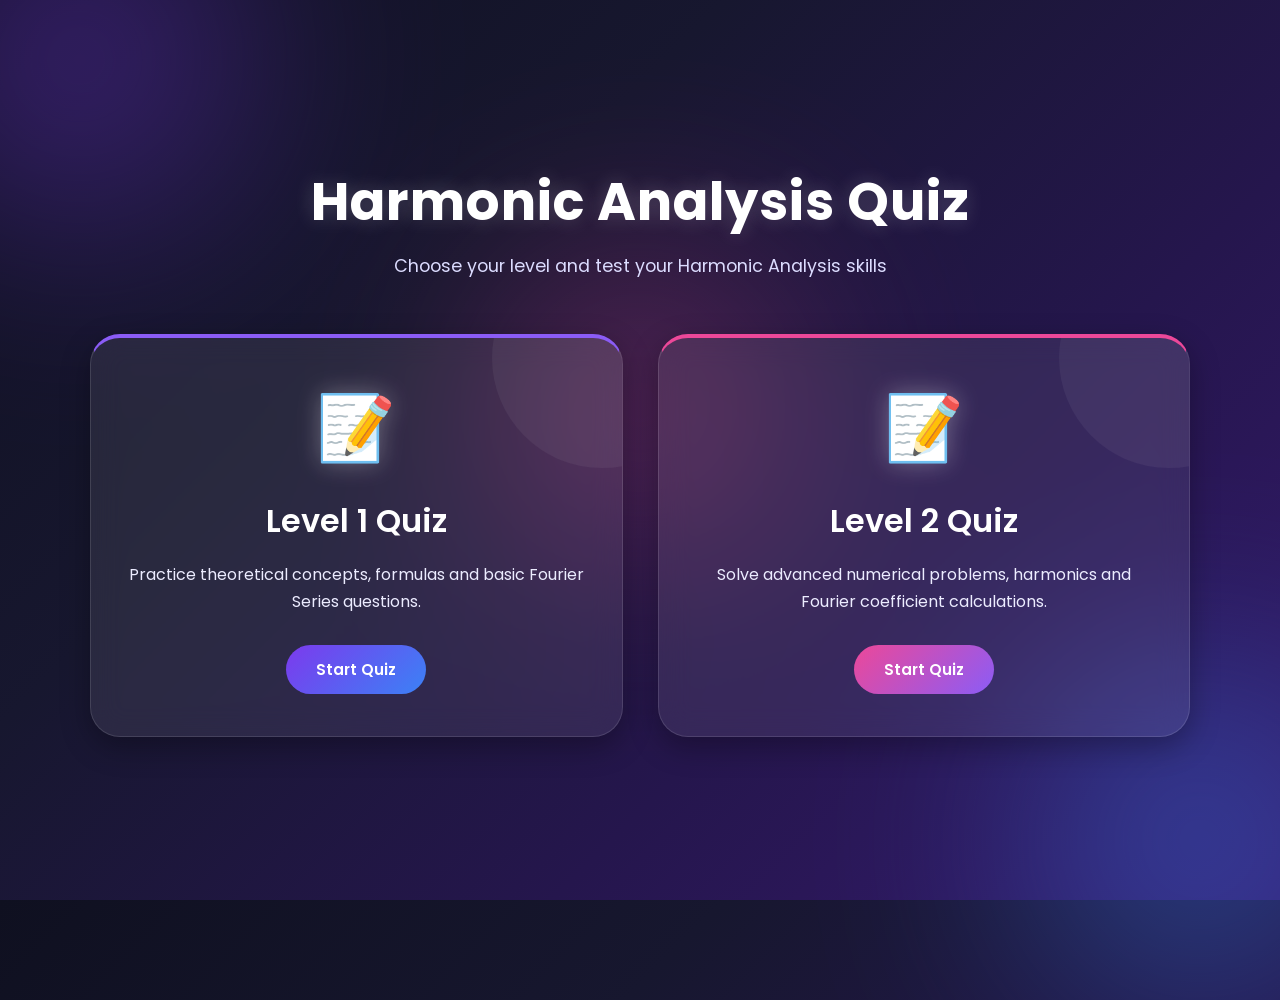
<file: quiz.html>
<!DOCTYPE html>
<html lang="en">

<head>
  <meta charset="UTF-8" />
  <meta name="viewport" content="width=device-width, initial-scale=1.0" />

  <title>Harmonic Analysis Quiz</title>

  <!-- Google Font -->
  <link href="https://fonts.googleapis.com/css2?family=Poppins:wght@300;400;500;600;700&display=swap"
    rel="stylesheet">

  <style>
    * {
      margin: 0;
      padding: 0;
      box-sizing: border-box;
      font-family: 'Poppins', sans-serif;
    }

    body {
      min-height: 100vh;
      background:
        linear-gradient(135deg,
          #0f1020,
          #17172f,
          #25164d,
          #34196b);

      display: flex;
      justify-content: center;
      align-items: center;
      overflow: hidden;
      position: relative;
      padding: 20px;
    }

    /* Background Glow */

    .blur1,
    .blur2,
    .blur3 {
      position: absolute;
      border-radius: 50%;
      filter: blur(120px);
      opacity: 0.45;
    }

    .blur1 {
      width: 320px;
      height: 320px;
      background: #7c3aed;
      top: -100px;
      left: -80px;
    }

    .blur2 {
      width: 320px;
      height: 320px;
      background: #3b82f6;
      bottom: -100px;
      right: -80px;
    }

    .blur3 {
      width: 250px;
      height: 250px;
      background: #ec4899;
      top: 45%;
      left: 50%;
      transform: translate(-50%, -50%);
    }

    /* Main Container */

    .main-container {
      width: 100%;
      max-width: 1100px;
      position: relative;
      z-index: 10;
      text-align: center;
    }

    /* Heading */

    .title {
      font-size: 3.3rem;
      color: white;
      font-weight: 700;
      margin-bottom: 12px;
      letter-spacing: 1px;
      text-shadow: 0 0 20px rgba(255, 255, 255, 0.2);
    }

    .subtitle {
      color: #dcdcff;
      font-size: 1.1rem;
      margin-bottom: 55px;
    }

    /* Cards */

    .quiz-grid {
      display: grid;
      grid-template-columns: repeat(auto-fit, minmax(320px, 1fr));
      gap: 35px;
    }

    .quiz-card {
      position: relative;
      padding: 42px 30px;
      border-radius: 30px;

      background: rgba(255, 255, 255, 0.08);
      border: 1px solid rgba(255, 255, 255, 0.12);

      backdrop-filter: blur(15px);

      overflow: hidden;
      cursor: pointer;

      transition: 0.4s ease;

      box-shadow: 0 10px 30px rgba(0, 0, 0, 0.3);
    }

    .quiz-card:hover {
      transform: translateY(-12px) scale(1.03);

      box-shadow:
        0 15px 40px rgba(124, 58, 237, 0.35);
    }

    .quiz-card::before {
      content: '';
      position: absolute;

      width: 220px;
      height: 220px;

      border-radius: 50%;

      top: -90px;
      right: -90px;

      background: rgba(255, 255, 255, 0.05);
    }

    /* Individual Card Colors */

    .level1 {
      border-top: 4px solid #8b5cf6;
    }

    .level2 {
      border-top: 4px solid #ec4899;
    }

    /* Icons */

    .icon {
      font-size: 4rem;
      margin-bottom: 22px;

      filter: drop-shadow(0 0 12px rgba(255, 255, 255, 0.3));
    }

    /* Card Text */

    .quiz-card h2 {
      color: white;
      font-size: 2rem;
      margin-bottom: 16px;
      font-weight: 600;
    }

    .quiz-card p {
      color: #ececff;
      line-height: 1.7;
      margin-bottom: 30px;
      font-size: 1rem;
    }

    /* Buttons */

    .btn {
      display: inline-block;
      padding: 13px 30px;
      border-radius: 50px;

      text-decoration: none;
      color: white;

      font-weight: 600;
      font-size: 0.95rem;

      transition: 0.3s ease;
    }

    .level1 .btn {
      background: linear-gradient(135deg,
          #7c3aed,
          #3b82f6);
    }

    .level2 .btn {
      background: linear-gradient(135deg,
          #ec4899,
          #8b5cf6);
    }

    .btn:hover {
      transform: scale(1.08);

      box-shadow:
        0 0 20px rgba(255, 255, 255, 0.25);
    }

    /* Responsive */

    @media(max-width:768px) {

      .title {
        font-size: 2.4rem;
      }

      .subtitle {
        font-size: 1rem;
      }

      .quiz-card {
        padding: 35px 25px;
      }

    }
  </style>
</head>

<body>

  <!-- Background Glow -->
  <div class="blur1"></div>
  <div class="blur2"></div>
  <div class="blur3"></div>

  <!-- Main Content -->
  <div class="main-container">

    <h1 class="title">
      Harmonic Analysis Quiz
    </h1>

    <p class="subtitle">
      Choose your level and test your Harmonic Analysis skills
    </p>

    <!-- Quiz Cards -->
    <div class="quiz-grid">

      <!-- LEVEL 1 -->
      <div class="quiz-card level1"
        onclick="openQuiz('level1.html')">

        <div class="icon">📝</div>

        <h2>Level 1 Quiz</h2>

        <p>
          Practice theoretical concepts,
          formulas and basic Fourier Series
          questions.
        </p>

        <a href="level1.html"
          target="_blank"
          class="btn">
          Start Quiz
        </a>

      </div>

      <!-- LEVEL 2 -->
      <div class="quiz-card level2"
        onclick="openQuiz('level2.html')">

        <div class="icon">📝</div>

        <h2>Level 2 Quiz</h2>

        <p>
          Solve advanced numerical problems,
          harmonics and Fourier coefficient
          calculations.
        </p>

        <a href="level2.html"
          target="_blank"
          class="btn">
          Start Quiz
        </a>

      </div>

    </div>

  </div>

  <script>

    function openQuiz(page) {
      window.open(page, "_blank");
    }

  </script>

</body>

</html>
</file>
<file: dashboard.css>
*{
    margin:0;
    padding:0;
    box-sizing:border-box;
    font-family:'Poppins', sans-serif;
}

/* NAVBAR */
.navbar{
    display:flex;
    justify-content:space-between;
    align-items:center;
    padding:15px 40px;
    background:#111;
    color:white;
    position:sticky;
    top:0;
    z-index:1000;
}

.logo{
    font-size:20px;
    font-weight:700;
}

.nav-links{
    display:flex;
    list-style:none;
    gap:20px;
}

.nav-links a{
    color:white;
    text-decoration:none;
    transition:0.3s;
}

.nav-links a:hover{
    color:rgb(226, 132, 38);
}

.nav-links button{
    padding:6px 12px;
    border:none;
    background:orange;
    color:white;
    border-radius:5px;
    cursor:pointer;
}

/* HERO SECTION */
.hero{
    height:70vh;
    background:url("3525779.jpg") center/cover no-repeat;
    position:relative;
    filter:brightness(120%);
    display:flex;
    justify-content:center;
    align-items:center;
    text-align:center;
    color:white;
}

.overlay{
    position:absolute;
    width:100%;
    height:100%;
    background:rgba(0,0,0,0.4);
}

.hero-content{
    position:relative;
    z-index:2;
}

.hero h1{
    font-size:3rem;
    animation: fadeIn 2s ease-in-out;
}

.hero p{
    font-size:1.2rem;
    margin-top:10px;
}

/* animation */
@keyframes fadeIn{
    from{opacity:0; transform:translateY(-20px);}
    to{opacity:1; transform:translateY(0);}
}

/* CARDS */
.cards-section{
    display:grid;
    grid-template-columns:repeat(4,1fr);
    gap:25px;
    padding:50px;
    background:#f5f7ff;
}

.card{
    background:white;
    padding:25px;
    border-radius:15px;
    text-align:center;
    box-shadow:0 8px 20px rgba(0,0,0,0.1);
    transition:0.3s;
}

.card:hover{
    transform:translateY(-10px);
}

.icon{
    font-size:40px;
    margin-bottom:10px;
}

.card h3{
    margin:10px 0;
}

.card p{
    font-size:14px;
    color:rgb(98, 100, 223);
}

.card button{
    margin-top:15px;
    padding:10px 20px;
    border:none;
    background:orange;
    color:white;
    border-radius:8px;
    cursor:pointer;
    transition:0.3s;
}

.card button:hover{
    background:#ff8800;
}

/* FOOTER */
footer{
    text-align:center;
    padding:20px;
    background:#111;
    color:white;
}

/* RESPONSIVE */
@media(max-width:900px){
    .cards-section{
        grid-template-columns:repeat(2,1fr);
    }
}

@media(max-width:600px){
    .cards-section{
        grid-template-columns:1fr;
    }

    .hero h1{
        font-size:2rem;
    }
}
</file>
